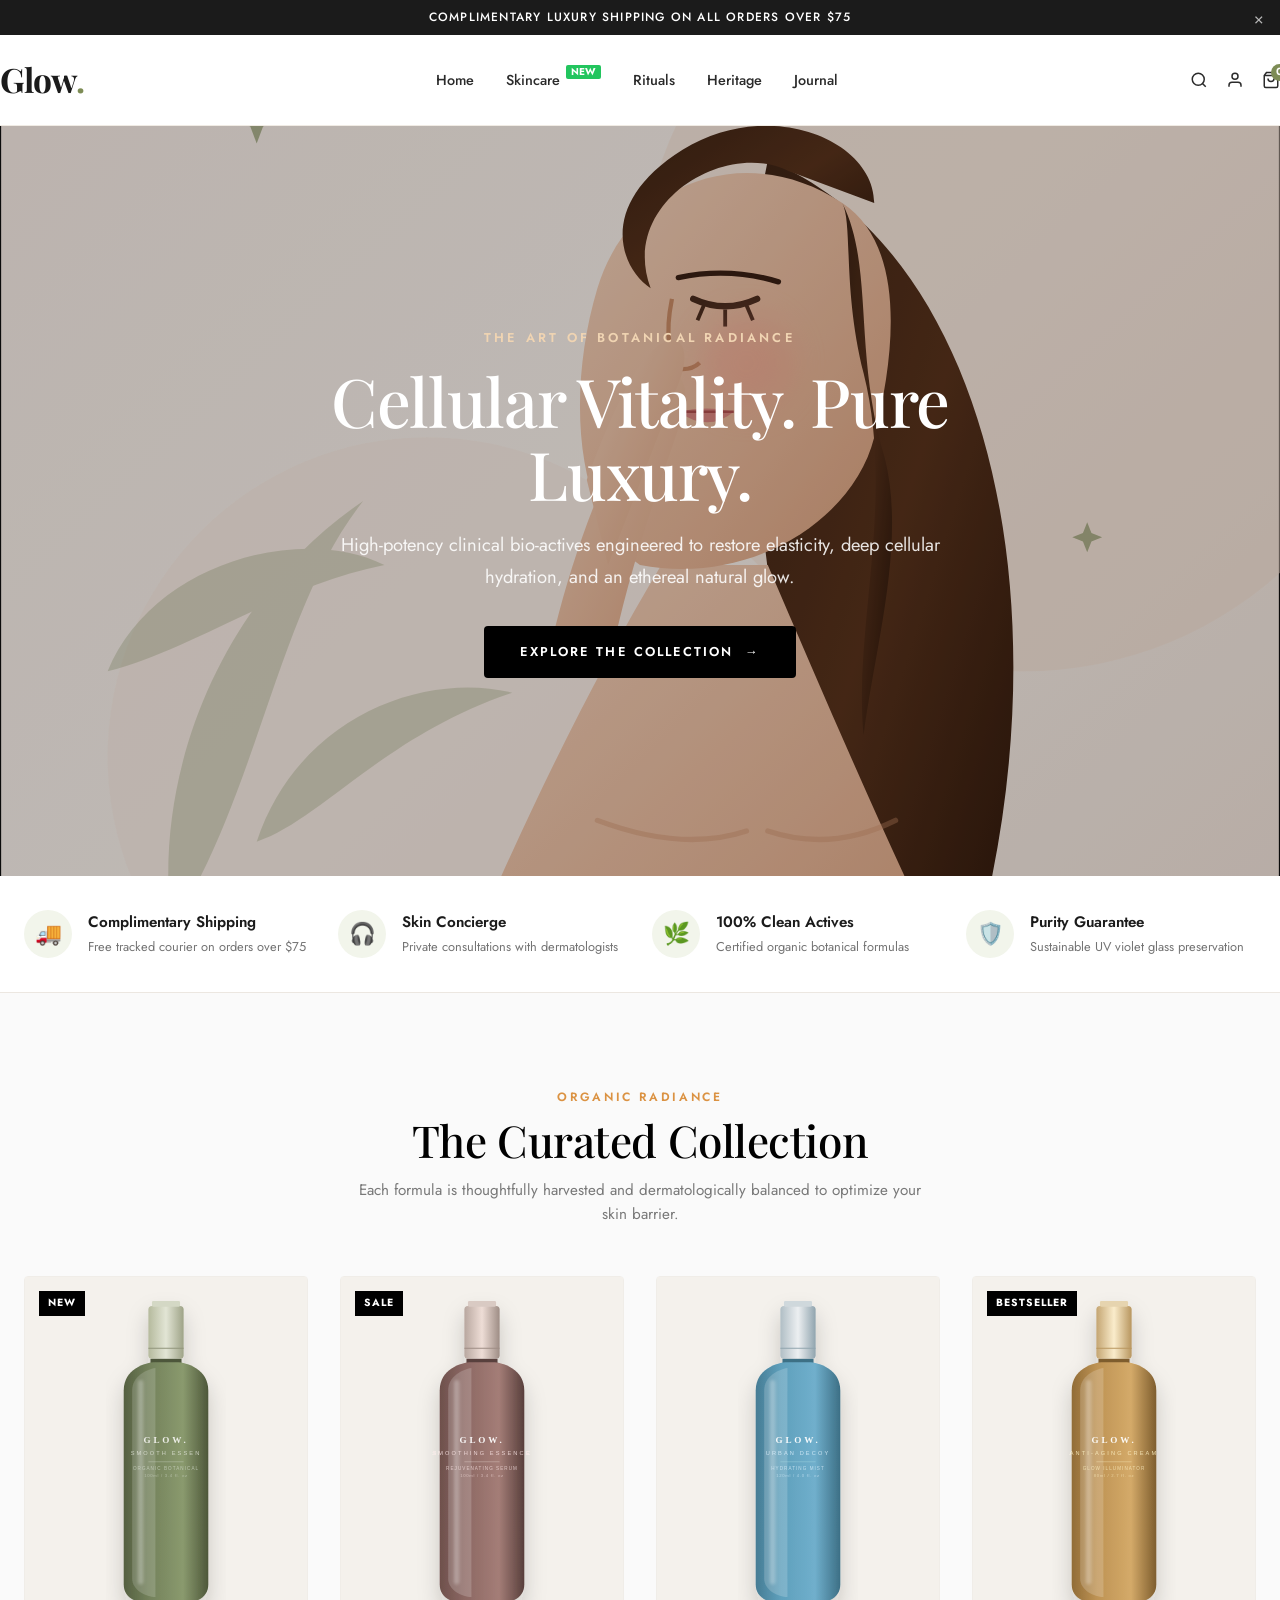
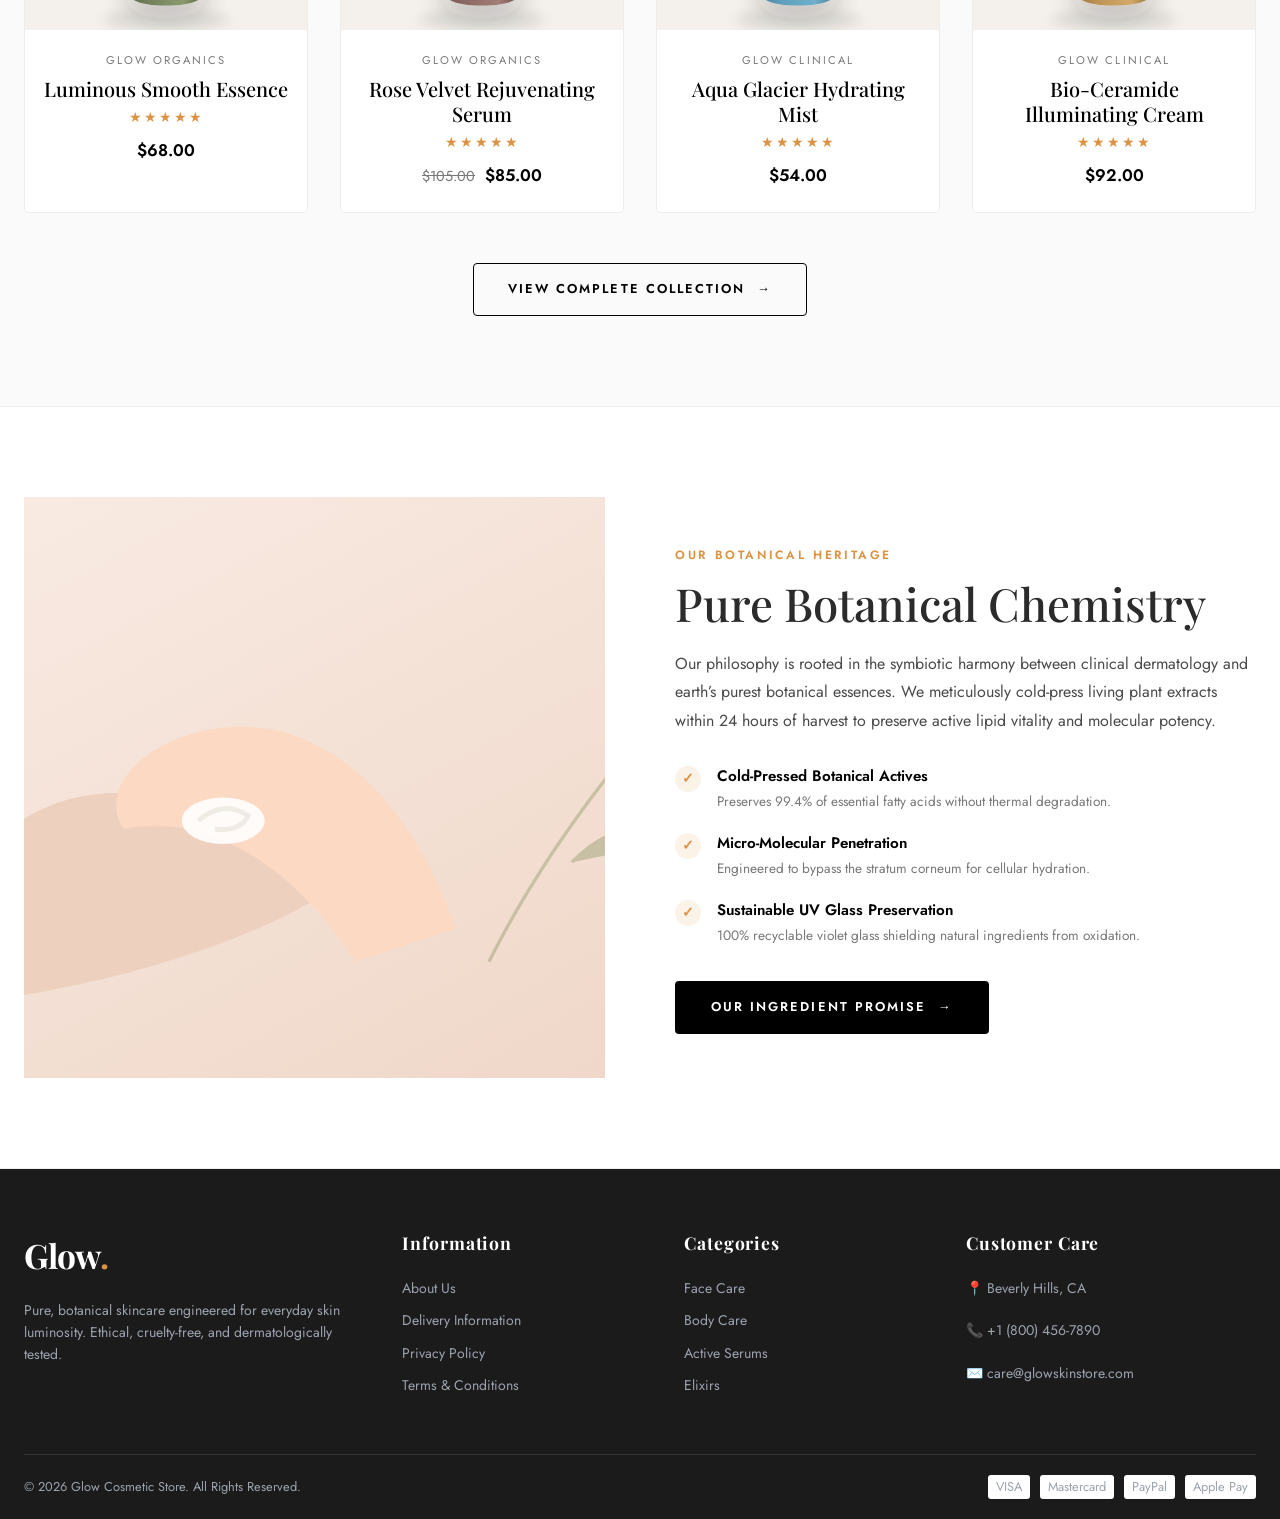
<file: preview/index.html>
<!doctype html>
<html lang="en">
  <head>
    <meta charset="utf-8">
    <meta name="viewport" content="width=device-width, initial-scale=1">
    <title>Glow. — Ultra-Luxury Skincare &amp; Cosmetics</title>
    <!-- Fonts -->
    <link rel="preconnect" href="https://fonts.googleapis.com">
    <link rel="preconnect" href="https://fonts.gstatic.com" crossorigin>
    <link href="https://fonts.googleapis.com/css2?family=Cormorant+Garamond:ital,wght@0,400;0,500;0,600;0,700;1,400&family=Inter:wght@300;400;500;600;700&display=swap" rel="stylesheet">
    <link rel="stylesheet" href="../assets/base.css">
    <link rel="stylesheet" href="../assets/glow-theme.css">
  </head>

  <body>
    <!-- 1. Top Announcement Bar -->
    <div class="announcement-bar">
      <div class="luxury-container">
        <span>COMPLIMENTARY LUXURY SHIPPING ON ALL ORDERS OVER $75</span>
        <button type="button" class="close-btn" aria-label="Close">&times;</button>
      </div>
    </div>

    <!-- 2. Header -->
    <header class="site-header">
      <div class="luxury-container header-main-inner">
        <a href="index.html" class="logo-brand">Glow<span>.</span></a>

        <nav class="header-nav">
          <a href="index.html" class="nav-link">Home</a>
          <a href="product.html" class="nav-link">Skincare <span class="badge-tag badge-new">NEW</span></a>
          <a href="#rituals" class="nav-link">Rituals</a>
          <a href="#story" class="nav-link">Heritage</a>
          <a href="#journal" class="nav-link">Journal</a>
        </nav>

        <div class="header-actions">
          <button type="button" class="header-action-btn" title="Search">
            <svg width="18" height="18" viewBox="0 0 24 24" fill="none" stroke="currentColor" stroke-width="2"><circle cx="11" cy="11" r="8"/><line x1="21" y1="21" x2="16.65" y2="16.65"/></svg>
          </button>
          <a href="#" class="header-action-btn" title="Account">
            <svg width="18" height="18" viewBox="0 0 24 24" fill="none" stroke="currentColor" stroke-width="2"><path d="M20 21v-2a4 4 0 0 0-4-4H8a4 4 0 0 0-4 4v2"/><circle cx="12" cy="7" r="4"/></svg>
          </a>
          <a href="#" class="header-action-btn cart-trigger" title="Cart Drawer">
            <svg width="18" height="18" viewBox="0 0 24 24" fill="none" stroke="currentColor" stroke-width="2"><path d="M6 2L3 6v14a2 2 0 0 0 2 2h14a2 2 0 0 0 2-2V6l-3-4z"/><line x1="3" y1="6" x2="21" y2="6"/><path d="M16 10a4 4 0 0 1-8 0"/></svg>
            <span class="cart-counter">0</span>
          </a>
        </div>
      </div>
    </header>

    <!-- 3. Full-Width Luxury Hero Banner (hero-banner.liquid) -->
    <section class="luxury-hero-banner hero-height-large" style="--overlay-opacity: 0.25;">
      <div class="hero-bg-wrapper">
        <img src="../assets/hero-beauty-model.svg" alt="Cellular Vitality Pure Luxury" class="hero-bg-media">
        <div class="hero-bg-overlay"></div>
      </div>

      <div class="luxury-container hero-container">
        <div class="hero-text-content text-align-center">
          <span class="hero-eyebrow">THE ART OF BOTANICAL RADIANCE</span>
          <h1 class="hero-main-title font-serif">Cellular Vitality. Pure Luxury.</h1>
          <p class="hero-subtext">
            High-potency clinical bio-actives engineered to restore elasticity, deep cellular hydration, and an ethereal natural glow.
          </p>
          <div class="hero-action-row">
            <a href="product.html" class="btn-luxury-cta">
              <span>EXPLORE THE COLLECTION</span>
              <span class="cta-arrow">&rarr;</span>
            </a>
          </div>
        </div>
      </div>
    </section>

    <!-- 4. Value Propositions Bar -->
    <section class="features-bar">
      <div class="luxury-container">
        <div class="features-grid">
          <div class="feature-box">
            <div class="feature-icon-wrap">🚚</div>
            <div class="feature-info">
              <h4>Complimentary Shipping</h4>
              <p>Free tracked courier on orders over $75</p>
            </div>
          </div>
          <div class="feature-box">
            <div class="feature-icon-wrap">🎧</div>
            <div class="feature-info">
              <h4>Skin Concierge</h4>
              <p>Private consultations with dermatologists</p>
            </div>
          </div>
          <div class="feature-box">
            <div class="feature-icon-wrap">🌿</div>
            <div class="feature-info">
              <h4>100% Clean Actives</h4>
              <p>Certified organic botanical formulas</p>
            </div>
          </div>
          <div class="feature-box">
            <div class="feature-icon-wrap">🛡️</div>
            <div class="feature-info">
              <h4>Purity Guarantee</h4>
              <p>Sustainable UV violet glass preservation</p>
            </div>
          </div>
        </div>
      </div>
    </section>

    <!-- 5. Featured Products Grid (featured-products.liquid) -->
    <section class="luxury-featured-products-section" id="rituals">
      <div class="luxury-container">
        <div class="section-head-luxury text-center">
          <span class="luxury-eyebrow-tag">ORGANIC RADIANCE</span>
          <h2 class="section-heading-luxury font-serif">The Curated Collection</h2>
          <p class="section-desc-luxury">Each formula is thoughtfully harvested and dermatologically balanced to optimize your skin barrier.</p>
        </div>

        <div class="luxury-grid-container grid-cols-4">
          <!-- Card 1 -->
          <div class="luxury-product-card">
            <div class="card-media-aspect-ratio">
              <span class="card-badge-luxury">NEW</span>
              <a href="product.html" class="card-image-link">
                <img src="../assets/product-bottle-green.svg" alt="Smooth Essen" class="card-img-cover">
              </a>
              <div class="card-quick-add-wrap">
                <button type="button" class="btn-quick-add-luxury" data-variant-id="1" data-product-title="Luminous Smooth Essence" data-product-price="$68.00" data-product-img="../assets/product-bottle-green.svg">
                  <span>+ QUICK ADD</span>
                </button>
              </div>
            </div>
            <div class="card-details-luxury">
              <span class="card-vendor">GLOW ORGANICS</span>
              <h3 class="card-title-text font-serif"><a href="product.html">Luminous Smooth Essence</a></h3>
              <div class="card-rating-stars">★★★★★</div>
              <div class="card-price-row"><span class="price-current-luxury">$68.00</span></div>
            </div>
          </div>

          <!-- Card 2 -->
          <div class="luxury-product-card">
            <div class="card-media-aspect-ratio">
              <span class="card-badge-luxury">SALE</span>
              <a href="product.html" class="card-image-link">
                <img src="../assets/product-bottle-rose.svg" alt="Rose Velvet Serum" class="card-img-cover">
              </a>
              <div class="card-quick-add-wrap">
                <button type="button" class="btn-quick-add-luxury" data-variant-id="2" data-product-title="Rose Velvet Rejuvenating Serum" data-product-price="$85.00" data-product-img="../assets/product-bottle-rose.svg">
                  <span>+ QUICK ADD</span>
                </button>
              </div>
            </div>
            <div class="card-details-luxury">
              <span class="card-vendor">GLOW ORGANICS</span>
              <h3 class="card-title-text font-serif"><a href="product.html">Rose Velvet Rejuvenating Serum</a></h3>
              <div class="card-rating-stars">★★★★★</div>
              <div class="card-price-row">
                <span class="price-strike">$105.00</span>
                <span class="price-current-luxury">$85.00</span>
              </div>
            </div>
          </div>

          <!-- Card 3 -->
          <div class="luxury-product-card">
            <div class="card-media-aspect-ratio">
              <a href="product.html" class="card-image-link">
                <img src="../assets/product-bottle-blue.svg" alt="Hydra Mist" class="card-img-cover">
              </a>
              <div class="card-quick-add-wrap">
                <button type="button" class="btn-quick-add-luxury" data-variant-id="3" data-product-title="Aqua Glacier Hydrating Mist" data-product-price="$54.00" data-product-img="../assets/product-bottle-blue.svg">
                  <span>+ QUICK ADD</span>
                </button>
              </div>
            </div>
            <div class="card-details-luxury">
              <span class="card-vendor">GLOW CLINICAL</span>
              <h3 class="card-title-text font-serif"><a href="product.html">Aqua Glacier Hydrating Mist</a></h3>
              <div class="card-rating-stars">★★★★★</div>
              <div class="card-price-row"><span class="price-current-luxury">$54.00</span></div>
            </div>
          </div>

          <!-- Card 4 -->
          <div class="luxury-product-card">
            <div class="card-media-aspect-ratio">
              <span class="card-badge-luxury">BESTSELLER</span>
              <a href="product.html" class="card-image-link">
                <img src="../assets/product-bottle-amber.svg" alt="Ceramide Cream" class="card-img-cover">
              </a>
              <div class="card-quick-add-wrap">
                <button type="button" class="btn-quick-add-luxury" data-variant-id="4" data-product-title="Bio-Ceramide Illuminating Cream" data-product-price="$92.00" data-product-img="../assets/product-bottle-amber.svg">
                  <span>+ QUICK ADD</span>
                </button>
              </div>
            </div>
            <div class="card-details-luxury">
              <span class="card-vendor">GLOW CLINICAL</span>
              <h3 class="card-title-text font-serif"><a href="product.html">Bio-Ceramide Illuminating Cream</a></h3>
              <div class="card-rating-stars">★★★★★</div>
              <div class="card-price-row"><span class="price-current-luxury">$92.00</span></div>
            </div>
          </div>
        </div>

        <div class="section-footer-action text-center">
          <a href="product.html" class="btn-luxury-outline">
            <span>VIEW COMPLETE COLLECTION</span>
            <span>&rarr;</span>
          </a>
        </div>
      </div>
    </section>

    <!-- 6. Split Image With Text Storytelling (image-with-text.liquid) -->
    <section class="luxury-image-with-text-section layout-image-left" id="story">
      <div class="luxury-container">
        <div class="image-text-split-grid">
          <div class="split-media-col">
            <div class="story-image-aspect-frame">
              <img src="../assets/body-care-banner.svg" alt="Brand Storytelling" class="story-img-cover">
            </div>
          </div>

          <div class="split-content-col">
            <div class="story-content-inner">
              <span class="story-eyebrow-badge">OUR BOTANICAL HERITAGE</span>
              <h2 class="story-heading-title font-serif">Pure Botanical Chemistry</h2>
              <div class="story-body-copy">
                <p>Our philosophy is rooted in the symbiotic harmony between clinical dermatology and earth’s purest botanical essences. We meticulously cold-press living plant extracts within 24 hours of harvest to preserve active lipid vitality and molecular potency.</p>
              </div>

              <div class="story-highlights-list">
                <div class="story-highlight-item">
                  <span class="highlight-check">✓</span>
                  <div class="highlight-info">
                    <h4>Cold-Pressed Botanical Actives</h4>
                    <p>Preserves 99.4% of essential fatty acids without thermal degradation.</p>
                  </div>
                </div>
                <div class="story-highlight-item">
                  <span class="highlight-check">✓</span>
                  <div class="highlight-info">
                    <h4>Micro-Molecular Penetration</h4>
                    <p>Engineered to bypass the stratum corneum for cellular hydration.</p>
                  </div>
                </div>
                <div class="story-highlight-item">
                  <span class="highlight-check">✓</span>
                  <div class="highlight-info">
                    <h4>Sustainable UV Glass Preservation</h4>
                    <p>100% recyclable violet glass shielding natural ingredients from oxidation.</p>
                  </div>
                </div>
              </div>

              <div class="story-action-wrap">
                <a href="product.html" class="btn-luxury-cta">
                  <span>OUR INGREDIENT PROMISE</span>
                  <span class="cta-arrow">&rarr;</span>
                </a>
              </div>
            </div>
          </div>
        </div>
      </div>
    </section>

    <!-- 7. Footer -->
    <footer class="site-footer">
      <div class="luxury-container">
        <div class="footer-grid">
          <div class="footer-col">
            <a href="index.html" class="logo-brand" style="color: #FFFFFF; margin-bottom: 16px;">Glow<span style="color: var(--accent-gold);">.</span></a>
            <p>Pure, botanical skincare engineered for everyday skin luminosity. Ethical, cruelty-free, and dermatologically tested.</p>
          </div>
          <div class="footer-col">
            <h4>Information</h4>
            <div class="footer-links-list">
              <a href="#">About Us</a>
              <a href="#">Delivery Information</a>
              <a href="#">Privacy Policy</a>
              <a href="#">Terms &amp; Conditions</a>
            </div>
          </div>
          <div class="footer-col">
            <h4>Categories</h4>
            <div class="footer-links-list">
              <a href="#">Face Care</a>
              <a href="#">Body Care</a>
              <a href="#">Active Serums</a>
              <a href="#">Elixirs</a>
            </div>
          </div>
          <div class="footer-col">
            <h4>Customer Care</h4>
            <p>📍 Beverly Hills, CA</p>
            <p>📞 +1 (800) 456-7890</p>
            <p>✉️ care@glowskinstore.com</p>
          </div>
        </div>
        <div class="footer-bottom">
          <div class="footer-bottom-inner">
            <div>© 2026 Glow Cosmetic Store. All Rights Reserved.</div>
            <div class="payment-badges-row">
              <span class="payment-badge">VISA</span>
              <span class="payment-badge">Mastercard</span>
              <span class="payment-badge">PayPal</span>
              <span class="payment-badge">Apple Pay</span>
            </div>
          </div>
        </div>
      </div>
    </footer>

    <!-- SLIDE-OUT AJAX CART DRAWER -->
    <div id="LuxuryCartDrawer" class="cart-drawer-overlay" aria-hidden="true">
      <div class="cart-drawer-backdrop" data-drawer-close></div>
      <div class="cart-drawer-panel" role="dialog" aria-modal="true" aria-label="Shopping Bag">
        <div class="cart-drawer-head">
          <div class="drawer-title-wrap">
            <h2 class="cart-drawer-title font-serif">Shopping Bag</h2>
            <span class="cart-drawer-count" id="DrawerCartCount">(0)</span>
          </div>
          <button type="button" class="cart-drawer-close-btn" data-drawer-close aria-label="Close cart">&times;</button>
        </div>

        <div class="free-shipping-bar-box" id="FreeShippingBar">
          <div class="shipping-message-text" id="ShippingMessageText">
            Add <strong>$75.00</strong> more to enjoy <strong>Free Complimentary Shipping</strong>
          </div>
          <div class="shipping-progress-track">
            <div class="shipping-progress-fill" id="ShippingProgressFill" style="width: 0%;"></div>
          </div>
        </div>

        <div class="cart-drawer-body">
          <div class="cart-drawer-items-list" id="CartDrawerItemsList">
            <div class="cart-empty-view" id="CartEmptyView">
              <div class="empty-icon-wrap">
                <svg width="40" height="40" viewBox="0 0 24 24" fill="none" stroke="#DB9242" stroke-width="1.5"><path d="M6 2L3 6v14a2 2 0 0 0 2 2h14a2 2 0 0 0 2-2V6l-3-4z"/><line x1="3" y1="6" x2="21" y2="6"/><path d="M16 10a4 4 0 0 1-8 0"/></svg>
              </div>
              <h3 class="font-serif">Your Bag is Empty</h3>
              <p>Indulge in botanical skincare essentials designed for everyday radiance.</p>
              <a href="product.html" class="btn-luxury-empty-shop" data-drawer-close>DISCOVER ESSENTIALS</a>
            </div>
          </div>
        </div>

        <div class="cart-drawer-footer" id="CartDrawerFooter" style="display: none;">
          <div class="drawer-subtotal-row">
            <span class="subtotal-label">Subtotal</span>
            <span class="subtotal-amount font-serif" id="DrawerSubtotal">$0.00</span>
          </div>
          <p class="drawer-tax-note">Taxes and shipping calculated at checkout</p>
          <button type="button" class="btn-luxury-checkout">
            <span>PROCEED TO CHECKOUT</span>
            <span>&rarr;</span>
          </button>
        </div>
      </div>
    </div>

    <!-- Scripts -->
    <script src="../assets/cart-drawer.js"></script>
  </body>
</html>
</file>
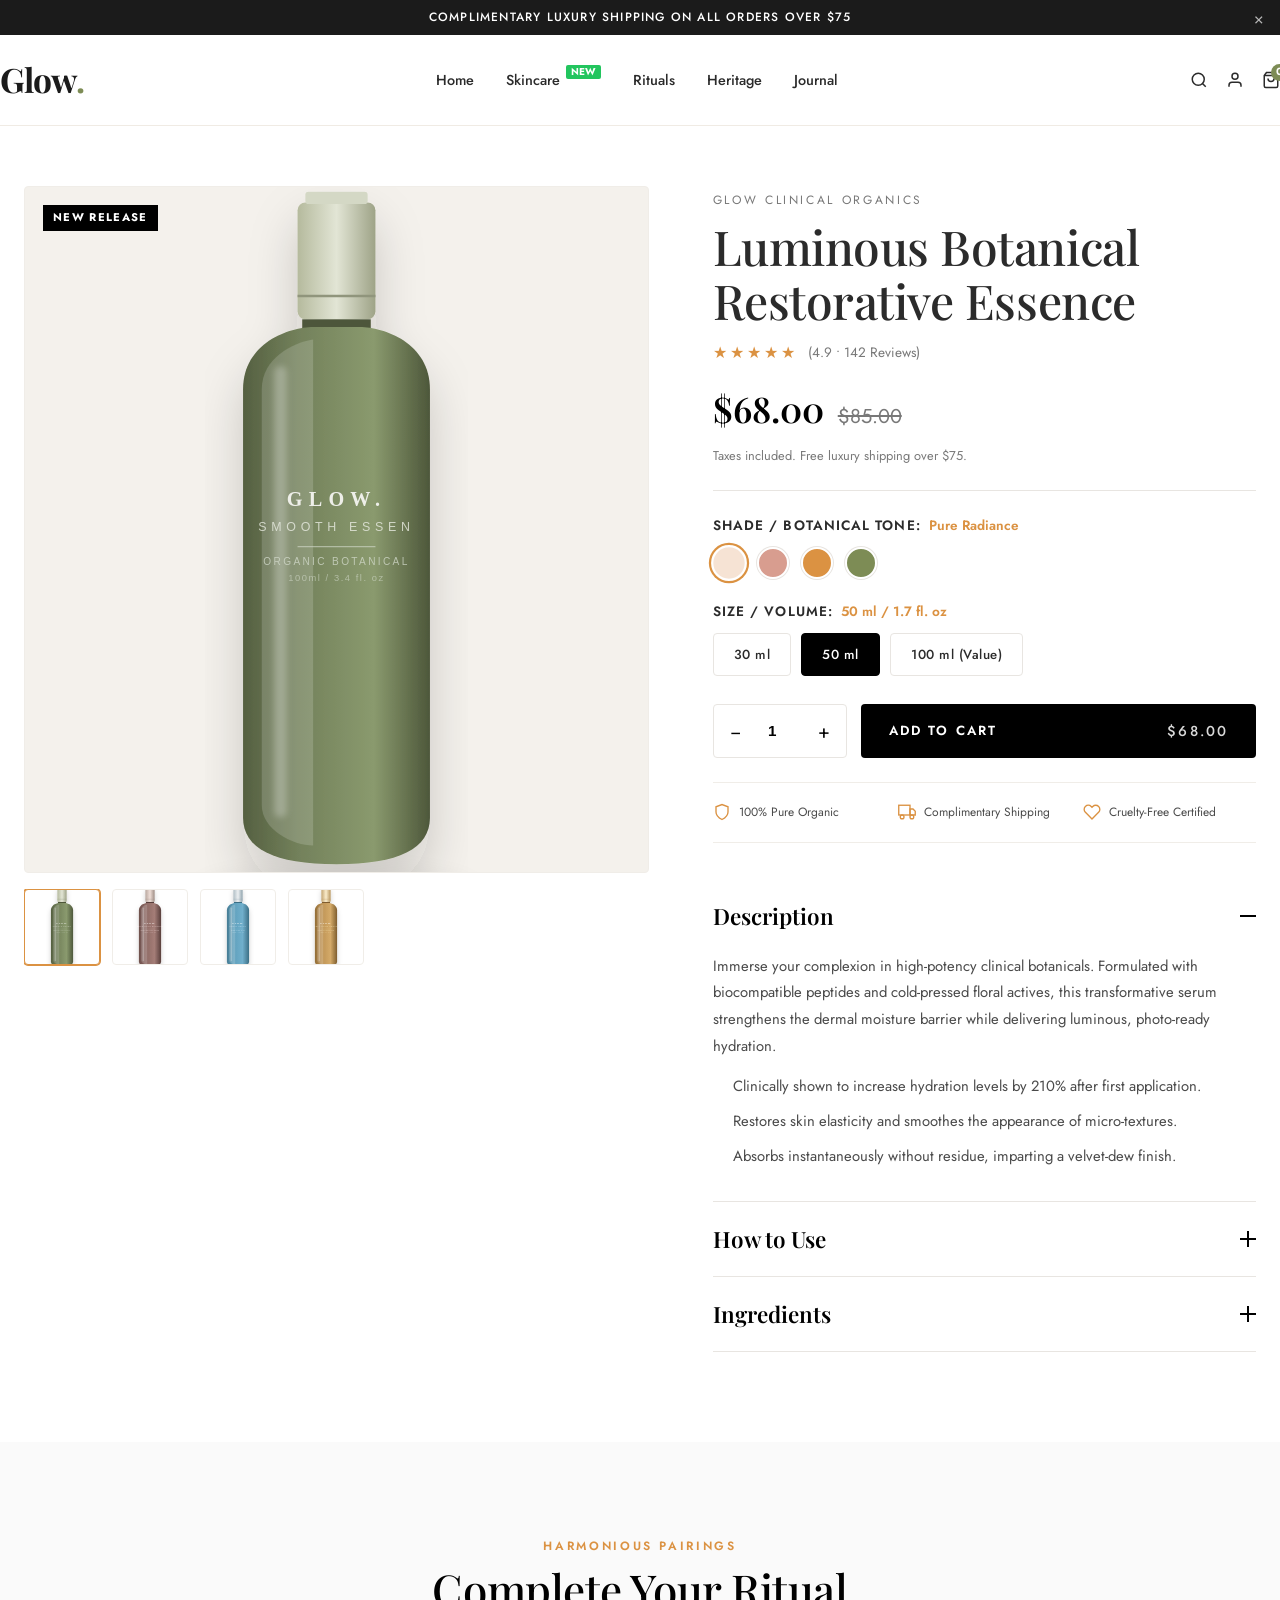
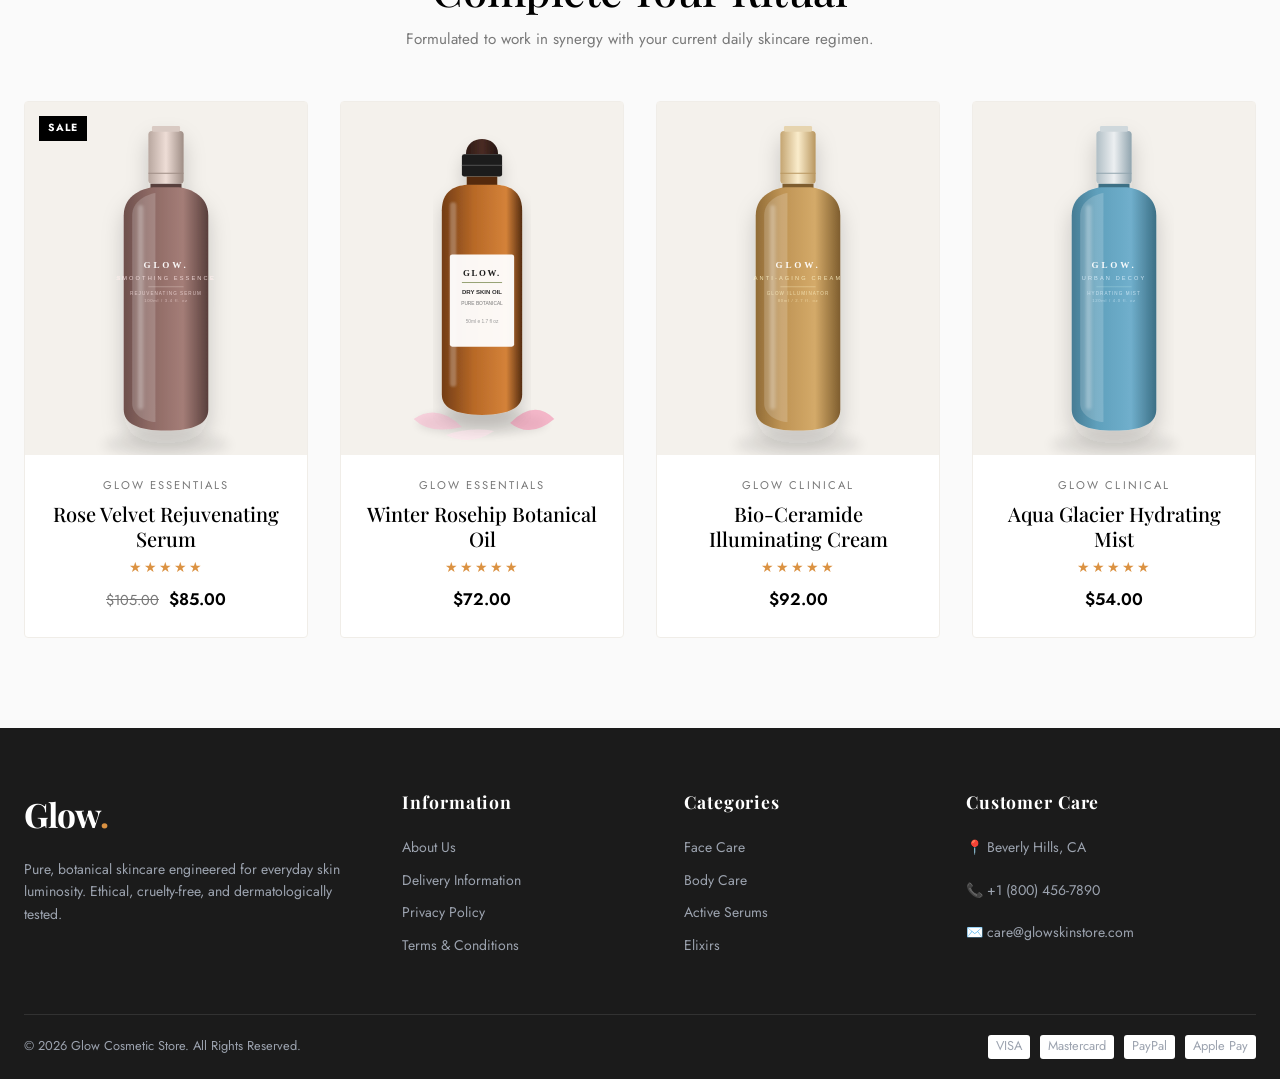
<file: preview/product.html>
<!doctype html>
<html lang="en">
  <head>
    <meta charset="utf-8">
    <meta name="viewport" content="width=device-width, initial-scale=1">
    <title>Luminous Smooth Essence — Ultra-Luxury Skincare (Split-Screen)</title>
    <!-- Fonts -->
    <link rel="preconnect" href="https://fonts.googleapis.com">
    <link rel="preconnect" href="https://fonts.gstatic.com" crossorigin>
    <link href="https://fonts.googleapis.com/css2?family=Cormorant+Garamond:ital,wght@0,400;0,500;0,600;0,700;1,400&family=Inter:wght@300;400;500;600;700&display=swap" rel="stylesheet">
    <link rel="stylesheet" href="../assets/base.css">
    <link rel="stylesheet" href="../assets/glow-theme.css">
  </head>

  <body>
    <!-- Top Announcement Bar -->
    <div class="announcement-bar">
      <div class="luxury-container">
        <span>COMPLIMENTARY LUXURY SHIPPING ON ALL ORDERS OVER $75</span>
        <button type="button" class="close-btn" aria-label="Close">&times;</button>
      </div>
    </div>

    <!-- Header -->
    <header class="site-header">
      <div class="luxury-container header-main-inner">
        <a href="index.html" class="logo-brand">Glow<span>.</span></a>

        <nav class="header-nav">
          <a href="index.html" class="nav-link">Home</a>
          <a href="product.html" class="nav-link">Skincare <span class="badge-tag badge-new">NEW</span></a>
          <a href="index.html#rituals" class="nav-link">Rituals</a>
          <a href="index.html#story" class="nav-link">Heritage</a>
          <a href="index.html#journal" class="nav-link">Journal</a>
        </nav>

        <div class="header-actions">
          <button type="button" class="header-action-btn" title="Search">
            <svg width="18" height="18" viewBox="0 0 24 24" fill="none" stroke="currentColor" stroke-width="2"><circle cx="11" cy="11" r="8"/><line x1="21" y1="21" x2="16.65" y2="16.65"/></svg>
          </button>
          <a href="#" class="header-action-btn" title="Account">
            <svg width="18" height="18" viewBox="0 0 24 24" fill="none" stroke="currentColor" stroke-width="2"><path d="M20 21v-2a4 4 0 0 0-4-4H8a4 4 0 0 0-4 4v2"/><circle cx="12" cy="7" r="4"/></svg>
          </a>
          <a href="#" class="header-action-btn cart-trigger" title="Cart Drawer">
            <svg width="18" height="18" viewBox="0 0 24 24" fill="none" stroke="currentColor" stroke-width="2"><path d="M6 2L3 6v14a2 2 0 0 0 2 2h14a2 2 0 0 0 2-2V6l-3-4z"/><line x1="3" y1="6" x2="21" y2="6"/><path d="M16 10a4 4 0 0 1-8 0"/></svg>
            <span class="cart-counter">0</span>
          </a>
        </div>
      </div>
    </header>

    <!-- MAIN PRODUCT SECTION: Split-Screen Layout -->
    <main>
      <section class="main-product-section">
        <div class="luxury-container">
          <div class="product-split-layout">
            
            <!-- LEFT: Sticky Media Gallery -->
            <div class="product-media-column">
              <div class="product-media-sticky">
                <div class="product-main-media-frame">
                  <img
                    id="ProductMainImage"
                    src="../assets/product-bottle-green.svg"
                    alt="Luminous Smooth Essence"
                    class="product-featured-img"
                  >
                  <span class="luxury-sale-tag">NEW RELEASE</span>
                </div>

                <!-- Thumbnails Row -->
                <div class="product-thumbnails-carousel">
                  <button type="button" class="thumb-item-btn active" data-full-src="../assets/product-bottle-green.svg">
                    <img src="../assets/product-bottle-green.svg" alt="Thumb 1">
                  </button>
                  <button type="button" class="thumb-item-btn" data-full-src="../assets/product-bottle-rose.svg">
                    <img src="../assets/product-bottle-rose.svg" alt="Thumb 2">
                  </button>
                  <button type="button" class="thumb-item-btn" data-full-src="../assets/product-bottle-blue.svg">
                    <img src="../assets/product-bottle-blue.svg" alt="Thumb 3">
                  </button>
                  <button type="button" class="thumb-item-btn" data-full-src="../assets/product-bottle-amber.svg">
                    <img src="../assets/product-bottle-amber.svg" alt="Thumb 4">
                  </button>
                </div>
              </div>
            </div>

            <!-- RIGHT: Product Info & Form -->
            <div class="product-info-column">
              <div class="product-details-content">
                <span class="product-vendor-tag">GLOW CLINICAL ORGANICS</span>
                <h1 class="product-headline font-serif">Luminous Botanical Restorative Essence</h1>

                <div class="product-rating-line">
                  <div class="luxury-stars">★★★★★</div>
                  <span class="rating-text-muted">(4.9 &bull; 142 Reviews)</span>
                </div>

                <div class="product-price-container">
                  <span class="luxury-price-main font-serif">$68.00</span>
                  <span class="luxury-price-strike">$85.00</span>
                  <span class="tax-shipping-note">Taxes included. Free luxury shipping over $75.</span>
                </div>

                <div class="luxury-gold-divider"></div>

                <form id="LuxuryProductForm" class="luxury-product-form">
                  <!-- Variants: Color Swatches -->
                  <div class="variant-option-wrap">
                    <div class="variant-label-row">
                      <span class="variant-title-text">Shade / Botanical Tone:</span>
                      <span class="variant-active-value" id="ActiveColorLabel">Pure Radiance</span>
                    </div>
                    <div class="color-swatch-list">
                      <label class="swatch-label-wrap">
                        <input type="radio" name="shade" value="Pure Radiance" class="swatch-radio-input" checked>
                        <span class="swatch-color-disc" style="background-color: #f6e3d4;" title="Pure Radiance"></span>
                      </label>
                      <label class="swatch-label-wrap">
                        <input type="radio" name="shade" value="Rose Infusion" class="swatch-radio-input">
                        <span class="swatch-color-disc" style="background-color: #d89d8f;" title="Rose Infusion"></span>
                      </label>
                      <label class="swatch-label-wrap">
                        <input type="radio" name="shade" value="Golden Glow" class="swatch-radio-input">
                        <span class="swatch-color-disc" style="background-color: #db9242;" title="Golden Glow"></span>
                      </label>
                      <label class="swatch-label-wrap">
                        <input type="radio" name="shade" value="Botanical Sage" class="swatch-radio-input">
                        <span class="swatch-color-disc" style="background-color: #7d8c55;" title="Botanical Sage"></span>
                      </label>
                    </div>
                  </div>

                  <!-- Variants: Size Pills -->
                  <div class="variant-option-wrap">
                    <div class="variant-label-row">
                      <span class="variant-title-text">Size / Volume:</span>
                      <span class="variant-active-value">50 ml / 1.7 fl. oz</span>
                    </div>
                    <div class="size-pills-list">
                      <label class="pill-label-wrap">
                        <input type="radio" name="size" value="30 ml" class="pill-radio-input">
                        <span class="size-pill-text">30 ml</span>
                      </label>
                      <label class="pill-label-wrap">
                        <input type="radio" name="size" value="50 ml" class="pill-radio-input" checked>
                        <span class="size-pill-text">50 ml</span>
                      </label>
                      <label class="pill-label-wrap">
                        <input type="radio" name="size" value="100 ml" class="pill-radio-input">
                        <span class="size-pill-text">100 ml (Value)</span>
                      </label>
                    </div>
                  </div>

                  <!-- Quantity & Prominent Full-Width Add To Cart -->
                  <div class="purchase-controls-row">
                    <div class="luxury-qty-stepper">
                      <button type="button" class="qty-step-btn qty-decrement">&minus;</button>
                      <input type="number" class="qty-step-input" value="1" min="1" readonly>
                      <button type="button" class="qty-step-btn qty-increment">&plus;</button>
                    </div>

                    <button type="submit" class="btn-luxury-add-cart">
                      <span class="btn-cart-text">ADD TO CART</span>
                      <span class="btn-cart-price">$68.00</span>
                    </button>
                  </div>
                </form>

                <!-- Trust Perks Strip -->
                <div class="luxury-perks-strip">
                  <div class="perk-badge-item">
                    <svg width="18" height="18" viewBox="0 0 24 24" fill="none" stroke="currentColor" stroke-width="1.8"><path d="M12 22s8-4 8-10V5l-8-3-8 3v7c0 6 8 10 8 10z"/></svg>
                    <span>100% Pure Organic</span>
                  </div>
                  <div class="perk-badge-item">
                    <svg width="18" height="18" viewBox="0 0 24 24" fill="none" stroke="currentColor" stroke-width="1.8"><rect x="1" y="3" width="15" height="13"/><polygon points="16 8 20 8 23 11 23 16 16 16 16 8"/><circle cx="5.5" cy="18.5" r="2.5"/><circle cx="18.5" cy="18.5" r="2.5"/></svg>
                    <span>Complimentary Shipping</span>
                  </div>
                  <div class="perk-badge-item">
                    <svg width="18" height="18" viewBox="0 0 24 24" fill="none" stroke="currentColor" stroke-width="1.8"><path d="M20.84 4.61a5.5 5.5 0 0 0-7.78 0L12 5.67l-1.06-1.06a5.5 5.5 0 0 0-7.78 7.78l1.06 1.06L12 21.23l7.78-7.78 1.06-1.06a5.5 5.5 0 0 0 0-7.78z"/></svg>
                    <span>Cruelty-Free Certified</span>
                  </div>
                </div>

                <!-- COLLAPSIBLE ACCORDIONS: Description, How to Use, Ingredients -->
                <div class="luxury-accordions-group">
                  <!-- Accordion 1: Description -->
                  <div class="luxury-accordion-card open">
                    <button type="button" class="accordion-trigger-btn" aria-expanded="true">
                      <span class="accordion-head-title font-serif">Description</span>
                      <span class="accordion-indicator-icon"></span>
                    </button>
                    <div class="accordion-collapse-body" style="display: block;">
                      <div class="accordion-inner-text">
                        <p>
                          Immerse your complexion in high-potency clinical botanicals. Formulated with biocompatible peptides and cold-pressed floral actives, this transformative serum strengthens the dermal moisture barrier while delivering luminous, photo-ready hydration.
                        </p>
                        <ul class="luxury-bullet-list">
                          <li>Clinically shown to increase hydration levels by 210% after first application.</li>
                          <li>Restores skin elasticity and smoothes the appearance of micro-textures.</li>
                          <li>Absorbs instantaneously without residue, imparting a velvet-dew finish.</li>
                        </ul>
                      </div>
                    </div>
                  </div>

                  <!-- Accordion 2: How to Use -->
                  <div class="luxury-accordion-card">
                    <button type="button" class="accordion-trigger-btn" aria-expanded="false">
                      <span class="accordion-head-title font-serif">How to Use</span>
                      <span class="accordion-indicator-icon"></span>
                    </button>
                    <div class="accordion-collapse-body">
                      <div class="accordion-inner-text">
                        <ol class="luxury-numbered-list">
                          <li><strong>Cleanse:</strong> Start with freshly purified skin using your preferred gentle cleanser.</li>
                          <li><strong>Dispense:</strong> Warm 3 to 4 drops between the palms of your hands to activate botanical enzymes.</li>
                          <li><strong>Press &amp; Sculpt:</strong> Gently press into the face, neck, and décolletage using upwards sweeping motions.</li>
                          <li><strong>Ritual:</strong> Follow with your restorative cream morning and evening for optimal cellular radiance.</li>
                        </ol>
                      </div>
                    </div>
                  </div>

                  <!-- Accordion 3: Ingredients -->
                  <div class="luxury-accordion-card">
                    <button type="button" class="accordion-trigger-btn" aria-expanded="false">
                      <span class="accordion-head-title font-serif">Ingredients</span>
                      <span class="accordion-indicator-icon"></span>
                    </button>
                    <div class="accordion-collapse-body">
                      <div class="accordion-inner-text">
                        <p class="ingredient-intro">
                          <strong>100% Clean Actives:</strong> Free of parabens, sulfates, silicones, synthetic fragrances, and artificial colorants.
                        </p>
                        <p class="ingredient-full-list">
                          Aqua (Deionized Glacier Water), Camellia Sinensis (White Tea) Leaf Extract, Organic Simmondsia Chinensis (Jojoba) Seed Oil, Sodium Hyaluronate (Multi-Molecular Hyaluronic Acid), Niacinamide (Vitamin B3), Rosa Damascena Flower Hydrosol, Squalane (Olive-Derived), Bakuchiol, Tocopherol (Pure Vitamin E), Helianthus Annuus (Sunflower) Seed Wax, Pelargonium Graveolens (Rose Geranium) Essential Essence.
                        </p>
                      </div>
                    </div>
                  </div>
                </div>

              </div>
            </div>

          </div>
        </div>
      </section>

      <!-- RELATED PRODUCTS SECTION (Upsells) -->
      <section class="luxury-related-products-section">
        <div class="luxury-container">
          <div class="section-head-luxury text-center">
            <span class="luxury-eyebrow-tag">HARMONIOUS PAIRINGS</span>
            <h2 class="section-heading-luxury font-serif">Complete Your Ritual</h2>
            <p class="section-desc-luxury">Formulated to work in synergy with your current daily skincare regimen.</p>
          </div>

          <div class="luxury-grid-container grid-cols-4">
            <div class="luxury-product-card">
              <div class="card-media-aspect-ratio">
                <span class="card-badge-luxury">SALE</span>
                <a href="#" class="card-image-link">
                  <img src="../assets/product-bottle-rose.svg" alt="Rose Velvet Serum" class="card-img-cover">
                </a>
                <div class="card-quick-add-wrap">
                  <button type="button" class="btn-quick-add-luxury" data-variant-id="101" data-product-title="Rose Velvet Rejuvenating Serum" data-product-price="$85.00" data-product-img="../assets/product-bottle-rose.svg">
                    <span>+ QUICK ADD</span>
                  </button>
                </div>
              </div>
              <div class="card-details-luxury">
                <span class="card-vendor">GLOW ESSENTIALS</span>
                <h3 class="card-title-text font-serif"><a href="#">Rose Velvet Rejuvenating Serum</a></h3>
                <div class="card-rating-stars">★★★★★</div>
                <div class="card-price-row">
                  <span class="price-strike">$105.00</span>
                  <span class="price-current-luxury">$85.00</span>
                </div>
              </div>
            </div>

            <div class="luxury-product-card">
              <div class="card-media-aspect-ratio">
                <a href="#" class="card-image-link">
                  <img src="../assets/product-dropper.svg" alt="Dry Skin Oil" class="card-img-cover">
                </a>
                <div class="card-quick-add-wrap">
                  <button type="button" class="btn-quick-add-luxury" data-variant-id="102" data-product-title="Winter Rosehip Botanical Oil" data-product-price="$72.00" data-product-img="../assets/product-dropper.svg">
                    <span>+ QUICK ADD</span>
                  </button>
                </div>
              </div>
              <div class="card-details-luxury">
                <span class="card-vendor">GLOW ESSENTIALS</span>
                <h3 class="card-title-text font-serif"><a href="#">Winter Rosehip Botanical Oil</a></h3>
                <div class="card-rating-stars">★★★★★</div>
                <div class="card-price-row"><span class="price-current-luxury">$72.00</span></div>
              </div>
            </div>

            <div class="luxury-product-card">
              <div class="card-media-aspect-ratio">
                <a href="#" class="card-image-link">
                  <img src="../assets/product-bottle-amber.svg" alt="Anti-Aging Cream" class="card-img-cover">
                </a>
                <div class="card-quick-add-wrap">
                  <button type="button" class="btn-quick-add-luxury" data-variant-id="103" data-product-title="Bio-Ceramide Illuminating Cream" data-product-price="$92.00" data-product-img="../assets/product-bottle-amber.svg">
                    <span>+ QUICK ADD</span>
                  </button>
                </div>
              </div>
              <div class="card-details-luxury">
                <span class="card-vendor">GLOW CLINICAL</span>
                <h3 class="card-title-text font-serif"><a href="#">Bio-Ceramide Illuminating Cream</a></h3>
                <div class="card-rating-stars">★★★★★</div>
                <div class="card-price-row"><span class="price-current-luxury">$92.00</span></div>
              </div>
            </div>

            <div class="luxury-product-card">
              <div class="card-media-aspect-ratio">
                <a href="#" class="card-image-link">
                  <img src="../assets/product-bottle-blue.svg" alt="Hydra Mist" class="card-img-cover">
                </a>
                <div class="card-quick-add-wrap">
                  <button type="button" class="btn-quick-add-luxury" data-variant-id="104" data-product-title="Aqua Glacier Hydrating Mist" data-product-price="$54.00" data-product-img="../assets/product-bottle-blue.svg">
                    <span>+ QUICK ADD</span>
                  </button>
                </div>
              </div>
              <div class="card-details-luxury">
                <span class="card-vendor">GLOW CLINICAL</span>
                <h3 class="card-title-text font-serif"><a href="#">Aqua Glacier Hydrating Mist</a></h3>
                <div class="card-rating-stars">★★★★★</div>
                <div class="card-price-row"><span class="price-current-luxury">$54.00</span></div>
              </div>
            </div>
          </div>
        </div>
      </section>
    </main>

    <!-- FOOTER -->
    <footer class="site-footer">
      <div class="luxury-container">
        <div class="footer-grid">
          <div class="footer-col">
            <a href="index.html" class="logo-brand" style="color: #FFFFFF; margin-bottom: 16px;">Glow<span style="color: var(--accent-gold);">.</span></a>
            <p>Pure, botanical skincare engineered for everyday skin luminosity. Ethical, cruelty-free, and dermatologically tested.</p>
          </div>
          <div class="footer-col">
            <h4>Information</h4>
            <div class="footer-links-list">
              <a href="#">About Us</a>
              <a href="#">Delivery Information</a>
              <a href="#">Privacy Policy</a>
              <a href="#">Terms &amp; Conditions</a>
            </div>
          </div>
          <div class="footer-col">
            <h4>Categories</h4>
            <div class="footer-links-list">
              <a href="#">Face Care</a>
              <a href="#">Body Care</a>
              <a href="#">Active Serums</a>
              <a href="#">Elixirs</a>
            </div>
          </div>
          <div class="footer-col">
            <h4>Customer Care</h4>
            <p>📍 Beverly Hills, CA</p>
            <p>📞 +1 (800) 456-7890</p>
            <p>✉️ care@glowskinstore.com</p>
          </div>
        </div>
        <div class="footer-bottom">
          <div class="footer-bottom-inner">
            <div>© 2026 Glow Cosmetic Store. All Rights Reserved.</div>
            <div class="payment-badges-row">
              <span class="payment-badge">VISA</span>
              <span class="payment-badge">Mastercard</span>
              <span class="payment-badge">PayPal</span>
              <span class="payment-badge">Apple Pay</span>
            </div>
          </div>
        </div>
      </div>
    </footer>

    <!-- SLIDE-OUT AJAX CART DRAWER -->
    <div id="LuxuryCartDrawer" class="cart-drawer-overlay" aria-hidden="true">
      <div class="cart-drawer-backdrop" data-drawer-close></div>
      <div class="cart-drawer-panel" role="dialog" aria-modal="true" aria-label="Shopping Bag">
        <div class="cart-drawer-head">
          <div class="drawer-title-wrap">
            <h2 class="cart-drawer-title font-serif">Shopping Bag</h2>
            <span class="cart-drawer-count" id="DrawerCartCount">(0)</span>
          </div>
          <button type="button" class="cart-drawer-close-btn" data-drawer-close aria-label="Close cart">&times;</button>
        </div>

        <div class="free-shipping-bar-box" id="FreeShippingBar">
          <div class="shipping-message-text" id="ShippingMessageText">
            Add <strong>$75.00</strong> more to enjoy <strong>Free Complimentary Shipping</strong>
          </div>
          <div class="shipping-progress-track">
            <div class="shipping-progress-fill" id="ShippingProgressFill" style="width: 0%;"></div>
          </div>
        </div>

        <div class="cart-drawer-body">
          <div class="cart-drawer-items-list" id="CartDrawerItemsList">
            <div class="cart-empty-view" id="CartEmptyView">
              <div class="empty-icon-wrap">
                <svg width="40" height="40" viewBox="0 0 24 24" fill="none" stroke="#DB9242" stroke-width="1.5"><path d="M6 2L3 6v14a2 2 0 0 0 2 2h14a2 2 0 0 0 2-2V6l-3-4z"/><line x1="3" y1="6" x2="21" y2="6"/><path d="M16 10a4 4 0 0 1-8 0"/></svg>
              </div>
              <h3 class="font-serif">Your Bag is Empty</h3>
              <p>Indulge in botanical skincare essentials designed for everyday radiance.</p>
              <a href="product.html" class="btn-luxury-empty-shop" data-drawer-close>DISCOVER ESSENTIALS</a>
            </div>
          </div>
        </div>

        <div class="cart-drawer-footer" id="CartDrawerFooter" style="display: none;">
          <div class="drawer-subtotal-row">
            <span class="subtotal-label">Subtotal</span>
            <span class="subtotal-amount font-serif" id="DrawerSubtotal">$0.00</span>
          </div>
          <p class="drawer-tax-note">Taxes and shipping calculated at checkout</p>
          <button type="button" class="btn-luxury-checkout">
            <span>PROCEED TO CHECKOUT</span>
            <span>&rarr;</span>
          </button>
        </div>
      </div>
    </div>

    <!-- Scripts -->
    <script src="../assets/cart-drawer.js"></script>
  </body>
</html>
</file>
<file: assets/base.css>
/* ==========================================================================
   GLOW. — ULTRA-PREMIUM LUXURY SKINCARE & COSMETICS BASE CSS
   Palette: #FAFAFA (Background), #000000 (Text), #DB9242 (Warm Gold Accent)
   ========================================================================== */

@import url('https://fonts.googleapis.com/css2?family=Cormorant+Garamond:ital,wght@0,400;0,500;0,600;0,700;1,400&family=Inter:wght@300;400;500;600;700&display=swap');

:root {
  --bg-color: #FAFAFA;
  --bg-white: #FFFFFF;
  --bg-card: #F4F1EC;
  --text-primary: #000000;
  --text-secondary: #4A4A4A;
  --text-muted: #787878;

  --accent-gold: #DB9242;
  --accent-gold-hover: #C57E30;
  --accent-rose-gold: #D89D8F;
  --accent-olive: #7D8C55;

  --border-color: #E8E5E1;
  --border-light: #F0EDE8;

  --font-serif: 'Cormorant Garamond', 'Playfair Display', Georgia, serif;
  --font-sans: 'Inter', -apple-system, BlinkMacSystemFont, 'Segoe UI', Roboto, sans-serif;

  --max-width: 1320px;
  --gutter: 28px;
  --radius-sm: 2px;
  --radius-md: 6px;

  --transition-smooth: all 0.35s cubic-bezier(0.25, 1, 0.5, 1);
}

/* Reset & Global Scaffolding */
*, *::before, *::after {
  box-sizing: border-box;
  margin: 0;
  padding: 0;
}

html {
  font-size: 16px;
  scroll-behavior: smooth;
  background-color: var(--bg-color);
}

body {
  font-family: var(--font-sans);
  color: var(--text-primary);
  background-color: var(--bg-color);
  line-height: 1.65;
  -webkit-font-smoothing: antialiased;
  -moz-osx-font-smoothing: grayscale;
}

.font-serif {
  font-family: var(--font-serif);
}

.luxury-container {
  width: 100%;
  max-width: var(--max-width);
  margin-left: auto;
  margin-right: auto;
  padding-left: var(--gutter);
  padding-right: var(--gutter);
}

.text-center {
  text-align: center;
}

/* ==========================================================================
   IMAGE ASPECT RATIO & CRISP DISPLAY (object-fit: cover)
   ========================================================================== */
.card-media-aspect-ratio,
.story-image-aspect-frame,
.product-main-media-frame {
  position: relative;
  width: 100%;
  overflow: hidden;
  background-color: var(--bg-card);
}

.card-media-aspect-ratio {
  aspect-ratio: 4 / 5;
}

.story-image-aspect-frame {
  aspect-ratio: 1 / 1;
}

.product-main-media-frame {
  aspect-ratio: 1 / 1.1;
}

.card-img-cover,
.story-img-cover,
.product-featured-img {
  width: 100%;
  height: 100%;
  object-fit: cover;
  object-position: center;
  display: block;
  transition: transform 0.6s cubic-bezier(0.16, 1, 0.3, 1);
}

/* Section Headings */
.section-head-luxury {
  margin-bottom: 50px;
}

.luxury-eyebrow-tag {
  display: inline-block;
  font-size: 0.75rem;
  letter-spacing: 0.22em;
  text-transform: uppercase;
  color: var(--accent-gold);
  font-weight: 600;
  margin-bottom: 8px;
}

.section-heading-luxury {
  font-size: 2.75rem;
  font-weight: 500;
  color: var(--text-primary);
  letter-spacing: -0.01em;
  line-height: 1.15;
  margin-bottom: 12px;
}

.section-desc-luxury {
  font-size: 0.95rem;
  color: var(--text-muted);
  max-width: 580px;
  margin: 0 auto;
}

/* Luxury Buttons */
.btn-luxury-cta {
  display: inline-flex;
  align-items: center;
  gap: 12px;
  background-color: var(--text-primary);
  color: #FFFFFF;
  padding: 16px 36px;
  font-size: 0.8rem;
  letter-spacing: 0.16em;
  text-transform: uppercase;
  font-weight: 600;
  border-radius: var(--radius-sm);
  transition: var(--transition-smooth);
}

.btn-luxury-cta:hover {
  background-color: var(--accent-gold);
  color: #FFFFFF;
  transform: translateY(-2px);
  box-shadow: 0 10px 24px rgba(219, 146, 66, 0.25);
}

.btn-luxury-outline {
  display: inline-flex;
  align-items: center;
  gap: 12px;
  background: transparent;
  border: 1px solid var(--text-primary);
  color: var(--text-primary);
  padding: 15px 34px;
  font-size: 0.8rem;
  letter-spacing: 0.16em;
  text-transform: uppercase;
  font-weight: 600;
  border-radius: var(--radius-sm);
  transition: var(--transition-smooth);
}

.btn-luxury-outline:hover {
  background-color: var(--text-primary);
  color: #FFFFFF;
}

/* ==========================================================================
   1. HERO BANNER (Full-width, Centered, Minimalist)
   ========================================================================== */
.luxury-hero-banner {
  position: relative;
  width: 100%;
  display: flex;
  align-items: center;
  overflow: hidden;
  background-color: #0E0E0E;
}

.hero-height-medium { min-height: 600px; }
.hero-height-large { min-height: 750px; }
.hero-height-fullscreen { min-height: 100vh; }

.hero-bg-wrapper {
  position: absolute;
  inset: 0;
  width: 100%;
  height: 100%;
}

.hero-bg-media {
  width: 100%;
  height: 100%;
  object-fit: cover;
  object-position: center;
}

.hero-bg-overlay {
  position: absolute;
  inset: 0;
  background-color: #000000;
  opacity: var(--overlay-opacity, 0.2);
}

.hero-container {
  position: relative;
  z-index: 2;
  padding-top: 60px;
  padding-bottom: 60px;
}

.hero-text-content {
  max-width: 780px;
  margin: 0 auto;
  color: #FFFFFF;
}

.text-align-left { text-align: left; margin: 0; }
.text-align-center { text-align: center; margin: 0 auto; }
.text-align-right { text-align: right; margin-left: auto; }

.hero-eyebrow {
  display: inline-block;
  font-size: 0.8rem;
  letter-spacing: 0.25em;
  text-transform: uppercase;
  color: #F0D4B2;
  font-weight: 600;
  margin-bottom: 16px;
}

.hero-main-title {
  font-size: 4.2rem;
  font-weight: 500;
  line-height: 1.08;
  letter-spacing: -0.02em;
  margin-bottom: 20px;
}

.hero-subtext {
  font-size: 1.15rem;
  line-height: 1.7;
  color: rgba(255, 255, 255, 0.88);
  margin-bottom: 34px;
  max-width: 600px;
  margin-left: auto;
  margin-right: auto;
}

/* ==========================================================================
   2. FEATURED PRODUCTS GRID (Subtle Hover Lift & Quick Add)
   ========================================================================== */
.luxury-featured-products-section,
.luxury-related-products-section {
  padding: 90px 0;
  background-color: var(--bg-color);
}

.luxury-grid-container {
  display: grid;
  gap: 32px;
}

.grid-cols-3 { grid-template-columns: repeat(3, 1fr); }
.grid-cols-4 { grid-template-columns: repeat(4, 1fr); }

.luxury-product-card {
  position: relative;
  display: flex;
  flex-direction: column;
  background-color: var(--bg-white);
  border: 1px solid var(--border-light);
  border-radius: var(--radius-sm);
  transition: transform 0.45s cubic-bezier(0.16, 1, 0.3, 1), box-shadow 0.45s cubic-bezier(0.16, 1, 0.3, 1);
}

/* Subtle lift hover effect */
.luxury-product-card:hover {
  transform: translateY(-8px);
  box-shadow: 0 16px 36px rgba(0, 0, 0, 0.08);
}

.luxury-product-card:hover .card-img-cover {
  transform: scale(1.05);
}

.card-badge-luxury {
  position: absolute;
  top: 14px;
  left: 14px;
  z-index: 3;
  background-color: var(--text-primary);
  color: #FFFFFF;
  font-size: 0.65rem;
  font-weight: 700;
  letter-spacing: 0.1em;
  padding: 4px 9px;
}

/* Slide-up Quick Add Button */
.card-quick-add-wrap {
  position: absolute;
  bottom: 0;
  left: 0;
  right: 0;
  padding: 14px;
  z-index: 4;
  opacity: 0;
  transform: translateY(12px);
  transition: opacity 0.3s ease, transform 0.3s cubic-bezier(0.16, 1, 0.3, 1);
}

.luxury-product-card:hover .card-quick-add-wrap {
  opacity: 1;
  transform: translateY(0);
}

.btn-quick-add-luxury {
  width: 100%;
  padding: 13px 0;
  background-color: rgba(0, 0, 0, 0.92);
  backdrop-filter: blur(6px);
  color: #FFFFFF;
  border: none;
  font-size: 0.725rem;
  font-weight: 600;
  letter-spacing: 0.16em;
  text-transform: uppercase;
  border-radius: var(--radius-sm);
  cursor: pointer;
  transition: var(--transition-smooth);
}

.btn-quick-add-luxury:hover {
  background-color: var(--accent-gold);
}

.btn-quick-add-luxury.sold-out {
  background-color: #888888;
  cursor: not-allowed;
}

.card-details-luxury {
  padding: 22px 18px 24px;
  text-align: center;
}

.card-vendor {
  display: block;
  font-size: 0.7rem;
  letter-spacing: 0.18em;
  text-transform: uppercase;
  color: var(--text-muted);
  margin-bottom: 6px;
}

.card-title-text {
  font-size: 1.25rem;
  font-weight: 500;
  color: var(--text-primary);
  margin-bottom: 6px;
  line-height: 1.25;
}

.card-title-text a:hover {
  color: var(--accent-gold);
}

.card-rating-stars {
  color: var(--accent-gold);
  font-size: 0.85rem;
  letter-spacing: 2px;
  margin-bottom: 8px;
}

.card-price-row {
  display: flex;
  align-items: baseline;
  justify-content: center;
  gap: 10px;
}

.price-current-luxury {
  font-size: 1.05rem;
  font-weight: 600;
  color: var(--text-primary);
}

.price-strike {
  font-size: 0.9rem;
  text-decoration: line-through;
  color: var(--text-muted);
}

.section-footer-action {
  margin-top: 50px;
}

/* ==========================================================================
   3. IMAGE WITH TEXT (Split Storytelling)
   ========================================================================== */
.luxury-image-with-text-section {
  padding: 90px 0;
  background-color: var(--bg-white);
  border-top: 1px solid var(--border-light);
  border-bottom: 1px solid var(--border-light);
}

.image-text-split-grid {
  display: grid;
  grid-template-columns: 1fr 1fr;
  align-items: center;
  gap: 70px;
}

.layout-image-right .split-media-col {
  order: 2;
}
.layout-image-right .split-content-col {
  order: 1;
}

.story-eyebrow-badge {
  display: inline-block;
  font-size: 0.75rem;
  letter-spacing: 0.22em;
  text-transform: uppercase;
  color: var(--accent-gold);
  font-weight: 600;
  margin-bottom: 12px;
}

.story-heading-title {
  font-size: 2.85rem;
  line-height: 1.15;
  font-weight: 500;
  margin-bottom: 20px;
}

.story-body-copy {
  font-size: 1rem;
  color: var(--text-secondary);
  line-height: 1.8;
  margin-bottom: 28px;
}

.story-highlights-list {
  display: flex;
  flex-direction: column;
  gap: 18px;
  margin-bottom: 34px;
}

.story-highlight-item {
  display: flex;
  align-items: flex-start;
  gap: 16px;
}

.highlight-check {
  display: flex;
  align-items: center;
  justify-content: center;
  width: 26px;
  height: 26px;
  border-radius: 50%;
  background-color: rgba(219, 146, 66, 0.12);
  color: var(--accent-gold);
  font-size: 0.85rem;
  font-weight: 700;
  flex-shrink: 0;
  margin-top: 2px;
}

.highlight-info h4 {
  font-size: 0.95rem;
  font-weight: 600;
  color: var(--text-primary);
  margin-bottom: 3px;
}

.highlight-info p {
  font-size: 0.85rem;
  color: var(--text-muted);
}

/* ==========================================================================
   4. PRODUCT DETAIL PAGE (main-product.liquid)
   ========================================================================== */
.main-product-section {
  padding: 60px 0 90px;
}

.product-split-layout {
  display: grid;
  grid-template-columns: 1.15fr 1fr;
  gap: 64px;
  align-items: start;
}

/* Sticky Left Gallery */
.product-media-sticky {
  position: sticky;
  top: 100px;
  display: flex;
  flex-direction: column;
  gap: 16px;
}

.product-main-media-frame {
  border: 1px solid var(--border-light);
  border-radius: var(--radius-sm);
}

.luxury-sale-tag {
  position: absolute;
  top: 18px;
  left: 18px;
  background-color: var(--text-primary);
  color: #FFFFFF;
  font-size: 0.7rem;
  font-weight: 700;
  letter-spacing: 0.12em;
  padding: 4px 10px;
}

.product-thumbnails-carousel {
  display: flex;
  gap: 12px;
  overflow-x: auto;
  padding-bottom: 6px;
}

.thumb-item-btn {
  width: 76px;
  height: 76px;
  flex-shrink: 0;
  border: 1px solid var(--border-light);
  border-radius: var(--radius-sm);
  background: var(--bg-white);
  cursor: pointer;
  overflow: hidden;
  padding: 0;
  transition: var(--transition-smooth);
}

.thumb-item-btn img {
  width: 100%;
  height: 100%;
  object-fit: cover;
}

.thumb-item-btn.active,
.thumb-item-btn:hover {
  border-color: var(--accent-gold);
  box-shadow: 0 0 0 1px var(--accent-gold);
}

/* Product Info Column */
.product-vendor-tag {
  display: inline-block;
  font-size: 0.75rem;
  letter-spacing: 0.22em;
  text-transform: uppercase;
  color: var(--text-muted);
  margin-bottom: 10px;
}

.product-headline {
  font-size: 3rem;
  line-height: 1.12;
  font-weight: 500;
  margin-bottom: 12px;
  letter-spacing: -0.01em;
}

.product-rating-line {
  display: flex;
  align-items: center;
  gap: 10px;
  margin-bottom: 16px;
}

.luxury-stars {
  color: var(--accent-gold);
  font-size: 1rem;
  letter-spacing: 3px;
}

.rating-text-muted {
  font-size: 0.85rem;
  color: var(--text-muted);
}

.product-price-container {
  display: flex;
  align-items: baseline;
  flex-wrap: wrap;
  gap: 14px;
  margin-bottom: 20px;
}

.luxury-price-main {
  font-size: 2.2rem;
  font-weight: 600;
  color: var(--text-primary);
}

.luxury-price-strike {
  font-size: 1.25rem;
  text-decoration: line-through;
  color: var(--text-muted);
}

.tax-shipping-note {
  width: 100%;
  font-size: 0.8rem;
  color: var(--text-muted);
  margin-top: -6px;
}

.luxury-gold-divider {
  width: 100%;
  height: 1px;
  background-color: var(--border-color);
  margin: 24px 0;
}

/* Variant Selectors (Swatches & Pills) */
.variant-option-wrap {
  margin-bottom: 22px;
}

.variant-label-row {
  display: flex;
  gap: 8px;
  font-size: 0.85rem;
  margin-bottom: 10px;
}

.variant-title-text {
  font-weight: 600;
  text-transform: uppercase;
  letter-spacing: 0.08em;
}

.variant-active-value {
  color: var(--accent-gold);
  font-weight: 600;
}

.color-swatch-list {
  display: flex;
  gap: 12px;
  align-items: center;
}

.swatch-label-wrap {
  cursor: pointer;
  position: relative;
}

.swatch-radio-input,
.pill-radio-input {
  position: absolute;
  opacity: 0;
  width: 0;
  height: 0;
}

.swatch-color-disc {
  display: block;
  width: 32px;
  height: 32px;
  border-radius: 50%;
  border: 2px solid #FFFFFF;
  box-shadow: 0 0 0 1px var(--border-color);
  transition: var(--transition-smooth);
}

.swatch-label-wrap:hover .swatch-color-disc {
  transform: scale(1.1);
}

.swatch-radio-input:checked + .swatch-color-disc {
  box-shadow: 0 0 0 2px var(--accent-gold);
  transform: scale(1.12);
}

/* Size Pills */
.size-pills-list {
  display: flex;
  gap: 10px;
  flex-wrap: wrap;
}

.pill-label-wrap {
  cursor: pointer;
}

.size-pill-text {
  display: inline-flex;
  align-items: center;
  justify-content: center;
  padding: 10px 20px;
  border: 1px solid var(--border-color);
  background-color: var(--bg-white);
  font-size: 0.825rem;
  font-weight: 500;
  letter-spacing: 0.04em;
  border-radius: var(--radius-sm);
  transition: var(--transition-smooth);
}

.pill-label-wrap:hover .size-pill-text {
  border-color: var(--text-primary);
}

.pill-radio-input:checked + .size-pill-text {
  background-color: var(--text-primary);
  border-color: var(--text-primary);
  color: #FFFFFF;
}

/* Purchase Controls: Quantity & Full-Width Button */
.purchase-controls-row {
  display: flex;
  gap: 14px;
  margin-top: 28px;
  margin-bottom: 24px;
}

.luxury-qty-stepper {
  display: inline-flex;
  align-items: center;
  border: 1px solid var(--border-color);
  background: var(--bg-white);
  border-radius: var(--radius-sm);
  height: 54px;
}

.qty-step-btn {
  width: 44px;
  height: 100%;
  border: none;
  background: transparent;
  font-size: 1.2rem;
  color: var(--text-primary);
  cursor: pointer;
  display: flex;
  align-items: center;
  justify-content: center;
  transition: background-color 0.2s;
}

.qty-step-btn:hover {
  background-color: var(--bg-card);
}

.qty-step-input {
  width: 44px;
  height: 100%;
  border: none;
  text-align: center;
  font-size: 0.95rem;
  font-weight: 600;
  outline: none;
  background: transparent;
}

/* Full-Width Prominent Luxury Add to Cart Button */
.btn-luxury-add-cart {
  flex-grow: 1;
  display: flex;
  align-items: center;
  justify-content: space-between;
  padding: 0 28px;
  height: 54px;
  background-color: var(--text-primary);
  color: #FFFFFF;
  border: none;
  border-radius: var(--radius-sm);
  font-size: 0.825rem;
  font-weight: 600;
  letter-spacing: 0.16em;
  text-transform: uppercase;
  cursor: pointer;
  transition: var(--transition-smooth);
}

.btn-luxury-add-cart:hover {
  background-color: var(--accent-gold);
  box-shadow: 0 10px 24px rgba(219, 146, 66, 0.28);
}

.btn-cart-price {
  font-weight: 500;
  font-size: 0.9rem;
  opacity: 0.85;
}

/* Trust Perks Strip */
.luxury-perks-strip {
  display: grid;
  grid-template-columns: repeat(3, 1fr);
  gap: 12px;
  padding: 20px 0;
  border-top: 1px solid var(--border-light);
  border-bottom: 1px solid var(--border-light);
  margin-bottom: 36px;
}

.perk-badge-item {
  display: flex;
  align-items: center;
  gap: 8px;
  font-size: 0.75rem;
  color: var(--text-secondary);
}

.perk-badge-item svg {
  color: var(--accent-gold);
  flex-shrink: 0;
}

/* ==========================================================================
   COLLAPSIBLE ACCORDIONS (Description, How to Use, Ingredients)
   ========================================================================== */
.luxury-accordions-group {
  display: flex;
  flex-direction: column;
}

.luxury-accordion-card {
  border-bottom: 1px solid var(--border-color);
}

.accordion-trigger-btn {
  width: 100%;
  display: flex;
  align-items: center;
  justify-content: space-between;
  padding: 22px 0;
  background: transparent;
  border: none;
  cursor: pointer;
  text-align: left;
}

.accordion-head-title {
  font-size: 1.4rem;
  font-weight: 600;
  color: var(--text-primary);
}

.accordion-indicator-icon {
  position: relative;
  width: 16px;
  height: 16px;
}

.accordion-indicator-icon::before,
.accordion-indicator-icon::after {
  content: '';
  position: absolute;
  background-color: var(--text-primary);
  transition: transform 0.3s ease;
}

.accordion-indicator-icon::before {
  top: 7px;
  left: 0;
  width: 16px;
  height: 2px;
}

.accordion-indicator-icon::after {
  top: 0;
  left: 7px;
  width: 2px;
  height: 16px;
}

.luxury-accordion-card.open .accordion-indicator-icon::after {
  transform: rotate(90deg);
  opacity: 0;
}

.accordion-collapse-body {
  display: none;
  padding-bottom: 24px;
}

.accordion-inner-text {
  font-size: 0.925rem;
  color: var(--text-secondary);
  line-height: 1.8;
}

.luxury-bullet-list,
.luxury-numbered-list {
  margin-top: 14px;
  padding-left: 20px;
}

.luxury-bullet-list li,
.luxury-numbered-list li {
  margin-bottom: 8px;
}

.ingredient-intro {
  margin-bottom: 8px;
  color: var(--text-primary);
}

.ingredient-full-list {
  font-size: 0.85rem;
  line-height: 1.7;
  color: var(--text-muted);
}

/* ==========================================================================
   5. SLIDE-OUT AJAX CART DRAWER & FREE SHIPPING METER
   ========================================================================== */
.cart-drawer-overlay {
  position: fixed;
  inset: 0;
  z-index: 1000;
  display: flex;
  justify-content: flex-end;
  visibility: hidden;
  transition: visibility 0.35s ease;
}

.cart-drawer-overlay.active {
  visibility: visible;
}

.cart-drawer-backdrop {
  position: absolute;
  inset: 0;
  background: rgba(0, 0, 0, 0.45);
  backdrop-filter: blur(4px);
  opacity: 0;
  transition: opacity 0.35s ease;
}

.cart-drawer-overlay.active .cart-drawer-backdrop {
  opacity: 1;
}

.cart-drawer-panel {
  position: relative;
  z-index: 2;
  width: 440px;
  max-width: 100%;
  height: 100%;
  background-color: var(--bg-white);
  box-shadow: -10px 0 40px rgba(0, 0, 0, 0.12);
  display: flex;
  flex-direction: column;
  transform: translateX(100%);
  transition: transform 0.4s cubic-bezier(0.16, 1, 0.3, 1);
}

.cart-drawer-overlay.active .cart-drawer-panel {
  transform: translateX(0);
}

/* Drawer Header */
.cart-drawer-head {
  display: flex;
  align-items: center;
  justify-content: space-between;
  padding: 24px 28px;
  border-bottom: 1px solid var(--border-light);
}

.cart-drawer-title {
  font-size: 1.75rem;
  font-weight: 500;
  display: inline-flex;
  align-items: baseline;
  gap: 8px;
}

.cart-drawer-count {
  font-size: 0.95rem;
  color: var(--text-muted);
}

.cart-drawer-close-btn {
  background: none;
  border: none;
  font-size: 2rem;
  line-height: 1;
  color: var(--text-primary);
  cursor: pointer;
}

/* Free Shipping Progress Bar */
.free-shipping-bar-box {
  padding: 16px 28px;
  background-color: var(--bg-card);
  border-bottom: 1px solid var(--border-color);
}

.shipping-message-text {
  font-size: 0.8rem;
  color: var(--text-secondary);
  margin-bottom: 10px;
}

.shipping-unlocked {
  color: var(--accent-gold);
  font-weight: 600;
}

.shipping-progress-track {
  width: 100%;
  height: 5px;
  background-color: var(--border-color);
  border-radius: 999px;
  overflow: hidden;
}

.shipping-progress-fill {
  height: 100%;
  background: linear-gradient(90deg, #DB9242, #E8A858);
  border-radius: 999px;
  transition: width 0.5s ease;
}

/* Drawer Body & Items */
.cart-drawer-body {
  flex-grow: 1;
  overflow-y: auto;
  padding: 24px 28px;
}

.cart-drawer-item {
  display: flex;
  gap: 16px;
  padding-bottom: 20px;
  margin-bottom: 20px;
  border-bottom: 1px solid var(--border-light);
}

.item-thumb-box {
  width: 80px;
  height: 80px;
  border-radius: var(--radius-sm);
  background: var(--bg-card);
  overflow: hidden;
  flex-shrink: 0;
}

.item-thumb-box img {
  width: 100%;
  height: 100%;
  object-fit: cover;
}

.item-info-box {
  flex-grow: 1;
  display: flex;
  flex-direction: column;
}

.item-title-row {
  display: flex;
  justify-content: space-between;
  align-items: flex-start;
  gap: 8px;
  margin-bottom: 4px;
}

.item-title {
  font-size: 0.95rem;
  font-weight: 500;
  line-height: 1.3;
}

.item-remove-btn {
  background: none;
  border: none;
  font-size: 1.25rem;
  color: var(--text-muted);
  cursor: pointer;
  line-height: 1;
}

.item-remove-btn:hover {
  color: #E53935;
}

.item-variant-label {
  font-size: 0.75rem;
  color: var(--text-muted);
  margin-bottom: 10px;
}

.item-price-qty-row {
  display: flex;
  align-items: center;
  justify-content: space-between;
  margin-top: auto;
}

.drawer-qty-stepper {
  display: inline-flex;
  align-items: center;
  border: 1px solid var(--border-color);
  border-radius: var(--radius-sm);
  height: 32px;
}

.drawer-qty-btn {
  width: 28px;
  height: 100%;
  background: none;
  border: none;
  font-size: 1rem;
  cursor: pointer;
  display: flex;
  align-items: center;
  justify-content: center;
}

.drawer-qty-val {
  padding: 0 8px;
  font-size: 0.85rem;
  font-weight: 600;
}

.item-line-total {
  font-size: 0.95rem;
  font-weight: 600;
  color: var(--text-primary);
}

/* Empty State */
.cart-empty-view {
  text-align: center;
  padding: 60px 0;
}

.empty-icon-wrap {
  margin-bottom: 16px;
}

.cart-empty-view h3 {
  font-size: 1.6rem;
  margin-bottom: 8px;
}

.cart-empty-view p {
  font-size: 0.9rem;
  color: var(--text-muted);
  margin-bottom: 24px;
}

.btn-luxury-empty-shop {
  display: inline-block;
  background-color: var(--text-primary);
  color: #FFFFFF;
  padding: 14px 28px;
  font-size: 0.75rem;
  letter-spacing: 0.16em;
  font-weight: 600;
  border-radius: var(--radius-sm);
}

.btn-luxury-empty-shop:hover {
  background-color: var(--accent-gold);
}

/* Drawer Footer */
.cart-drawer-footer {
  padding: 24px 28px;
  background-color: var(--bg-card);
  border-top: 1px solid var(--border-color);
}

.drawer-subtotal-row {
  display: flex;
  align-items: baseline;
  justify-content: space-between;
  margin-bottom: 6px;
}

.subtotal-label {
  font-size: 0.95rem;
  text-transform: uppercase;
  letter-spacing: 0.08em;
  color: var(--text-secondary);
}

.subtotal-amount {
  font-size: 1.65rem;
  font-weight: 600;
  color: var(--text-primary);
}

.drawer-tax-note {
  font-size: 0.78rem;
  color: var(--text-muted);
  margin-bottom: 18px;
}

.btn-luxury-checkout {
  width: 100%;
  display: flex;
  align-items: center;
  justify-content: space-between;
  padding: 16px 24px;
  background-color: var(--text-primary);
  color: #FFFFFF;
  border: none;
  border-radius: var(--radius-sm);
  font-size: 0.8rem;
  font-weight: 600;
  letter-spacing: 0.16em;
  text-transform: uppercase;
  cursor: pointer;
  transition: var(--transition-smooth);
}

.btn-luxury-checkout:hover {
  background-color: var(--accent-gold);
  box-shadow: 0 8px 20px rgba(219, 146, 66, 0.3);
}

/* ==========================================================================
   RESPONSIVE BREAKPOINTS
   ========================================================================== */
@media (max-width: 1024px) {
  .product-split-layout {
    grid-template-columns: 1fr;
    gap: 40px;
  }
  .product-media-sticky {
    position: static;
  }
  .grid-cols-4 {
    grid-template-columns: repeat(2, 1fr);
  }
  .image-text-split-grid {
    grid-template-columns: 1fr;
    gap: 40px;
  }
  .layout-image-right .split-media-col {
    order: 1;
  }
  .hero-main-title {
    font-size: 3.2rem;
  }
}

@media (max-width: 640px) {
  .grid-cols-3,
  .grid-cols-4 {
    grid-template-columns: 1fr;
  }
  .hero-main-title {
    font-size: 2.5rem;
  }
  .product-headline {
    font-size: 2.2rem;
  }
  .luxury-perks-strip {
    grid-template-columns: 1fr;
  }
  .cart-drawer-panel {
    width: 100%;
  }
}
</file>
<file: assets/glow-theme.css>
/* ==========================================================================
   GLOW. — LUXURY COSMETIC & SKINCARE SHOPIFY THEME STYLESHEET
   Online Store 2.0 Responsive Framework
   ========================================================================== */

@import url('https://fonts.googleapis.com/css2?family=Alex+Brush&family=Jost:ital,wght@0,300;0,400;0,500;0,600;0,700;1,400&family=Playfair+Display:ital,wght@0,400;0,500;0,600;0,700;1,400&display=swap');

:root {
  --font-heading: 'Playfair Display', Georgia, serif;
  --font-body: 'Jost', -apple-system, BlinkMacSystemFont, sans-serif;
  --font-script: 'Alex Brush', cursive;

  --color-primary: #7d8c55;
  --color-primary-dark: #667443;
  --color-primary-light: #f2f5eb;
  --color-secondary: #d3a388;
  --color-secondary-hover: #c49479;
  --color-accent-badge: #8ea15a;
  
  --color-bg-main: #ffffff;
  --color-bg-cream: #fbf9f6;
  --color-bg-card: #f8f6f2;
  --color-dark: #1b1b1b;
  --color-dark-surface: #222222;
  
  --color-text-main: #2b2b2b;
  --color-text-muted: #737373;
  --color-border: #ece7e1;
  --color-border-subtle: #f0ebe4;
  
  --color-star: #e9a835;
  --color-urgent: #e65100;
  
  --container-width: 1280px;
  --gutter: 24px;
  --radius-sm: 4px;
  --radius-md: 8px;
  --radius-lg: 16px;
  --radius-full: 9999px;
  
  --shadow-sm: 0 2px 8px rgba(0, 0, 0, 0.04);
  --shadow-md: 0 6px 20px rgba(0, 0, 0, 0.07);
  --shadow-lg: 0 12px 30px rgba(0, 0, 0, 0.1);
  --transition: all 0.3s cubic-bezier(0.25, 0.8, 0.25, 1);
}

/* Reset & Base */
*, *::before, *::after {
  box-sizing: border-box;
  margin: 0;
  padding: 0;
}

html {
  font-size: 16px;
  scroll-behavior: smooth;
}

body {
  font-family: var(--font-body);
  color: var(--color-text-main);
  background-color: var(--color-bg-main);
  line-height: 1.6;
  -webkit-font-smoothing: antialiased;
  overflow-x: hidden;
}

img {
  max-width: 100%;
  height: auto;
  display: block;
}

a {
  color: inherit;
  text-decoration: none;
  transition: var(--transition);
}

button {
  cursor: pointer;
  border: none;
  background: none;
  font-family: inherit;
  transition: var(--transition);
}

ul, ol {
  list-style: none;
}

.container {
  width: 100%;
  max-width: var(--container-width);
  margin-left: auto;
  margin-right: auto;
  padding-left: var(--gutter);
  padding-right: var(--gutter);
}

/* Typography Utilities */
.font-serif {
  font-family: var(--font-heading);
}

.font-script {
  font-family: var(--font-script);
}

.section-tag {
  display: inline-block;
  font-family: var(--font-script);
  font-size: 1.85rem;
  color: var(--color-secondary);
  line-height: 1;
  margin-bottom: 4px;
}

.section-title {
  font-family: var(--font-heading);
  font-size: 2.25rem;
  font-weight: 600;
  color: var(--color-text-main);
  margin-bottom: 12px;
  letter-spacing: -0.02em;
}

.section-desc {
  color: var(--color-text-muted);
  font-size: 0.975rem;
  max-width: 600px;
  margin: 0 auto 36px;
}

/* Buttons */
.btn {
  display: inline-flex;
  align-items: center;
  justify-content: center;
  padding: 13px 28px;
  font-size: 0.85rem;
  font-weight: 600;
  letter-spacing: 0.08em;
  text-transform: uppercase;
  border-radius: var(--radius-sm);
  transition: var(--transition);
  gap: 8px;
}

.btn-primary {
  background-color: var(--color-primary);
  color: #ffffff;
}

.btn-primary:hover {
  background-color: var(--color-primary-dark);
  box-shadow: 0 4px 14px rgba(125, 140, 85, 0.4);
}

.btn-secondary {
  background-color: var(--color-secondary);
  color: #ffffff;
}

.btn-secondary:hover {
  background-color: var(--color-secondary-hover);
}

.btn-dark {
  background-color: var(--color-dark);
  color: #ffffff;
}

.btn-dark:hover {
  background-color: #333333;
}

.btn-outline {
  border: 1px solid var(--color-border);
  background-color: transparent;
  color: var(--color-text-main);
}

.btn-outline:hover {
  border-color: var(--color-dark);
  background-color: var(--color-dark);
  color: #ffffff;
}

/* ==========================================================================
   HEADER & TOP BAR
   ========================================================================== */
.announcement-bar {
  background-color: var(--color-dark);
  color: #ffffff;
  padding: 8px 16px;
  font-size: 0.75rem;
  letter-spacing: 0.1em;
  text-transform: uppercase;
  font-weight: 500;
  text-align: center;
  position: relative;
  z-index: 100;
}

.announcement-bar .close-btn {
  position: absolute;
  right: 16px;
  top: 50%;
  transform: translateY(-50%);
  color: #ffffff;
  opacity: 0.7;
  font-size: 1rem;
}

.announcement-bar .close-btn:hover {
  opacity: 1;
}

/* Header Top Utility Bar */
.header-top {
  border-bottom: 1px solid var(--color-border-subtle);
  font-size: 0.8rem;
  color: var(--color-text-muted);
  padding: 8px 0;
}

.header-top-inner {
  display: flex;
  justify-content: space-between;
  align-items: center;
}

.header-top-left, .header-top-right {
  display: flex;
  align-items: center;
  gap: 20px;
}

.header-top a:hover, .header-top select:hover {
  color: var(--color-dark);
}

.header-select {
  border: none;
  background: transparent;
  font-size: 0.8rem;
  color: var(--color-text-muted);
  outline: none;
  cursor: pointer;
}

/* Header Main */
.site-header {
  position: sticky;
  top: 0;
  background: rgba(255, 255, 255, 0.98);
  backdrop-filter: blur(10px);
  z-index: 90;
  border-bottom: 1px solid var(--color-border-subtle);
  transition: var(--transition);
}

.header-main-inner {
  display: flex;
  align-items: center;
  justify-content: space-between;
  padding: 18px 0;
}

.logo-brand {
  font-family: var(--font-heading);
  font-size: 2.1rem;
  font-weight: 700;
  color: var(--color-dark);
  letter-spacing: -0.03em;
  display: flex;
  align-items: center;
}

.logo-brand span {
  color: var(--color-primary);
}

.header-nav {
  display: flex;
  align-items: center;
  gap: 32px;
}

.nav-link {
  position: relative;
  font-size: 0.9rem;
  font-weight: 500;
  color: var(--color-text-main);
  padding: 6px 0;
  display: inline-flex;
  align-items: center;
  gap: 4px;
}

.nav-link:hover {
  color: var(--color-primary);
}

.badge-tag {
  display: inline-block;
  font-size: 0.62rem;
  font-weight: 700;
  text-transform: uppercase;
  padding: 1px 5px;
  border-radius: 2px;
  position: relative;
  top: -8px;
  margin-left: 2px;
  line-height: 1.2;
}

.badge-new {
  background-color: #22c55e;
  color: #ffffff;
}

.badge-hot {
  background-color: #ef4444;
  color: #ffffff;
}

.badge-sale {
  background-color: var(--color-accent-badge);
  color: #ffffff;
}

.header-actions {
  display: flex;
  align-items: center;
  gap: 18px;
}

.header-action-btn {
  color: var(--color-text-main);
  display: flex;
  align-items: center;
  justify-content: center;
  position: relative;
  font-size: 1.15rem;
}

.header-action-btn:hover {
  color: var(--color-primary);
}

.cart-counter {
  position: absolute;
  top: -7px;
  right: -8px;
  background-color: var(--color-primary);
  color: #ffffff;
  font-size: 0.65rem;
  font-weight: 700;
  width: 17px;
  height: 17px;
  border-radius: 50%;
  display: flex;
  align-items: center;
  justify-content: center;
}

/* ==========================================================================
   HERO BANNER SECTION
   ========================================================================== */
.hero-section {
  background-color: var(--color-bg-cream);
  overflow: hidden;
  position: relative;
  padding: 40px 0 0 0;
}

.hero-grid {
  display: grid;
  grid-template-columns: 1fr 1.2fr;
  align-items: center;
  gap: 40px;
}

.hero-content {
  padding: 40px 0 60px 0;
}

.hero-tag {
  font-family: var(--font-script);
  font-size: 2.2rem;
  color: var(--color-primary);
  display: block;
  margin-bottom: 8px;
}

.hero-title {
  font-family: var(--font-heading);
  font-size: 3.6rem;
  line-height: 1.12;
  font-weight: 600;
  color: var(--color-dark);
  margin-bottom: 18px;
  letter-spacing: -0.02em;
}

.hero-desc {
  color: var(--color-text-muted);
  font-size: 1.05rem;
  line-height: 1.6;
  margin-bottom: 32px;
  max-width: 440px;
}

.hero-media {
  position: relative;
  display: flex;
  justify-content: flex-end;
  align-items: flex-end;
}

.hero-image-wrapper {
  position: relative;
  width: 100%;
  max-width: 580px;
}

.hero-image-wrapper img {
  border-radius: 20px 20px 0 0;
  object-fit: cover;
  box-shadow: var(--shadow-md);
}

/* ==========================================================================
   FEATURES VALUE BAR
   ========================================================================== */
.features-bar {
  border-bottom: 1px solid var(--color-border);
  padding: 34px 0;
  background-color: #ffffff;
}

.features-grid {
  display: grid;
  grid-template-columns: repeat(4, 1fr);
  gap: 24px;
}

.feature-box {
  display: flex;
  align-items: center;
  gap: 16px;
}

.feature-icon-wrap {
  width: 48px;
  height: 48px;
  border-radius: 50%;
  background-color: var(--color-primary-light);
  color: var(--color-primary);
  display: flex;
  align-items: center;
  justify-content: center;
  font-size: 1.35rem;
  flex-shrink: 0;
}

.feature-info h4 {
  font-size: 0.95rem;
  font-weight: 600;
  color: var(--color-dark);
  margin-bottom: 3px;
}

.feature-info p {
  font-size: 0.8rem;
  color: var(--color-text-muted);
}

/* ==========================================================================
   PRODUCT CARDS & GRIDS
   ========================================================================== */
.products-section {
  padding: 70px 0;
}

.section-header-center {
  text-align: center;
  margin-bottom: 40px;
}

.category-tabs {
  display: flex;
  justify-content: center;
  gap: 12px;
  margin-bottom: 36px;
  flex-wrap: wrap;
}

.category-tab-btn {
  font-size: 0.85rem;
  font-weight: 500;
  padding: 6px 18px;
  border-radius: var(--radius-full);
  color: var(--color-text-muted);
  border: 1px solid transparent;
}

.category-tab-btn.active, .category-tab-btn:hover {
  background-color: var(--color-primary-light);
  color: var(--color-primary-dark);
  font-weight: 600;
}

.product-grid {
  display: grid;
  grid-template-columns: repeat(4, 1fr);
  gap: 28px;
}

.product-card {
  background: #ffffff;
  border-radius: var(--radius-md);
  overflow: hidden;
  transition: var(--transition);
  position: relative;
  display: flex;
  flex-direction: column;
}

.product-card:hover {
  transform: translateY(-4px);
  box-shadow: var(--shadow-sm);
}

.card-media-wrap {
  position: relative;
  background-color: var(--color-bg-card);
  border-radius: var(--radius-md);
  padding: 24px;
  display: flex;
  align-items: center;
  justify-content: center;
  min-height: 270px;
  overflow: hidden;
}

.card-media-wrap img {
  max-height: 220px;
  object-fit: contain;
  transition: transform 0.5s ease;
}

.product-card:hover .card-media-wrap img {
  transform: scale(1.05);
}

.card-badge {
  position: absolute;
  top: 14px;
  left: 14px;
  background-color: var(--color-accent-badge);
  color: #ffffff;
  font-size: 0.65rem;
  font-weight: 700;
  text-transform: uppercase;
  padding: 3px 8px;
  border-radius: var(--radius-full);
}

.card-quick-actions {
  position: absolute;
  bottom: 12px;
  left: 50%;
  transform: translateX(-50%) translateY(20px);
  display: flex;
  gap: 8px;
  opacity: 0;
  transition: var(--transition);
}

.product-card:hover .card-quick-actions {
  opacity: 1;
  transform: translateX(-50%) translateY(0);
}

.action-icon-btn {
  width: 36px;
  height: 36px;
  border-radius: 50%;
  background: #ffffff;
  color: var(--color-dark);
  box-shadow: var(--shadow-sm);
  display: flex;
  align-items: center;
  justify-content: center;
}

.action-icon-btn:hover {
  background: var(--color-primary);
  color: #ffffff;
}

.card-details {
  padding: 16px 8px;
  text-align: center;
  flex-grow: 1;
  display: flex;
  flex-direction: column;
  align-items: center;
}

.product-card-title {
  font-family: var(--font-body);
  font-size: 1rem;
  font-weight: 600;
  color: var(--color-text-main);
  margin-bottom: 6px;
}

.product-card-title a:hover {
  color: var(--color-primary);
}

.rating-stars {
  display: flex;
  gap: 3px;
  color: var(--color-star);
  font-size: 0.85rem;
  margin-bottom: 8px;
}

.card-prices {
  display: flex;
  align-items: center;
  gap: 8px;
  margin-bottom: 10px;
}

.price-current {
  font-weight: 600;
  color: var(--color-dark);
  font-size: 1.05rem;
}

.price-compare {
  color: var(--color-text-muted);
  text-decoration: line-through;
  font-size: 0.875rem;
}

/* Color Swatches */
.card-swatches {
  display: flex;
  gap: 6px;
  justify-content: center;
  margin-top: auto;
}

.swatch-circle {
  width: 14px;
  height: 14px;
  border-radius: 50%;
  border: 1px solid rgba(0, 0, 0, 0.15);
  display: inline-block;
  cursor: pointer;
  transition: transform 0.2s ease;
}

.swatch-circle:hover, .swatch-circle.active {
  transform: scale(1.25);
  box-shadow: 0 0 0 2px #ffffff, 0 0 0 3px var(--color-primary);
}

/* ==========================================================================
   SPLIT FEATURE ("What Makes Us Unique?")
   ========================================================================== */
.split-feature-section {
  padding: 60px 0;
  background-color: #ffffff;
}

.split-feature-grid {
  display: grid;
  grid-template-columns: 1fr 1fr;
  align-items: center;
  gap: 60px;
}

.split-feature-media {
  position: relative;
}

.split-feature-media img {
  border-radius: var(--radius-lg);
  box-shadow: var(--shadow-md);
  width: 100%;
}

.feature-tag-badge {
  color: var(--color-secondary);
  font-size: 0.85rem;
  font-weight: 600;
  letter-spacing: 0.1em;
  text-transform: uppercase;
  margin-bottom: 6px;
  display: block;
}

.benefit-list {
  margin: 24px 0 32px 0;
  display: flex;
  flex-direction: column;
  gap: 16px;
}

.benefit-item {
  display: flex;
  align-items: flex-start;
  gap: 14px;
}

.benefit-check-icon {
  width: 22px;
  height: 22px;
  border-radius: 50%;
  background-color: var(--color-primary-light);
  color: var(--color-primary);
  display: flex;
  align-items: center;
  justify-content: center;
  font-size: 0.75rem;
  flex-shrink: 0;
  margin-top: 2px;
}

.benefit-text h5 {
  font-size: 0.95rem;
  font-weight: 600;
  color: var(--color-dark);
  margin-bottom: 2px;
}

.benefit-text p {
  font-size: 0.85rem;
  color: var(--color-text-muted);
}

/* ==========================================================================
   PROMO BANNER
   ========================================================================== */
.promo-banner {
  background-color: #faede6;
  padding: 60px 0;
  position: relative;
  overflow: hidden;
}

.promo-grid {
  display: grid;
  grid-template-columns: 1fr 1.1fr;
  align-items: center;
  gap: 40px;
}

.promo-media img {
  border-radius: var(--radius-lg);
  box-shadow: var(--shadow-sm);
}

.promo-content {
  text-align: center;
}

/* ==========================================================================
   PRODUCT HOTSPOTS & DOCTOR TESTIMONIAL
   ========================================================================== */
.hotspots-section {
  padding: 70px 0;
  background-color: #ffffff;
}

.hotspots-grid {
  display: grid;
  grid-template-columns: 1.3fr 0.9fr;
  align-items: center;
  gap: 50px;
}

.hotspot-stage {
  position: relative;
  background-color: var(--color-bg-card);
  border-radius: var(--radius-lg);
  padding: 60px;
  display: flex;
  align-items: center;
  justify-content: center;
}

.hotspot-stage img {
  max-height: 380px;
}

.hotspot-marker {
  position: absolute;
  cursor: pointer;
}

.hotspot-dot {
  width: 20px;
  height: 20px;
  background-color: var(--color-primary);
  border: 3px solid #ffffff;
  border-radius: 50%;
  box-shadow: 0 0 0 4px rgba(125, 140, 85, 0.3);
  animation: pulseDot 2s infinite;
}

@keyframes pulseDot {
  0% { box-shadow: 0 0 0 0 rgba(125, 140, 85, 0.6); }
  70% { box-shadow: 0 0 0 10px rgba(125, 140, 85, 0); }
  100% { box-shadow: 0 0 0 0 rgba(125, 140, 85, 0); }
}

.hotspot-label {
  position: absolute;
  background: #ffffff;
  padding: 6px 14px;
  border-radius: var(--radius-sm);
  box-shadow: var(--shadow-sm);
  font-size: 0.8rem;
  font-weight: 600;
  white-space: nowrap;
  color: var(--color-dark);
}

.hotspot-top-left { top: 20%; left: 15%; }
.hotspot-top-right { top: 25%; right: 15%; }
.hotspot-bottom-left { bottom: 25%; left: 15%; }
.hotspot-bottom-right { bottom: 30%; right: 15%; }

/* Expert Testimonial Card */
.expert-card {
  background: #ffffff;
  border: 1px solid var(--color-border);
  border-radius: var(--radius-md);
  padding: 36px;
  box-shadow: var(--shadow-sm);
  text-align: center;
}

.expert-avatar {
  width: 90px;
  height: 90px;
  border-radius: 50%;
  object-fit: cover;
  margin: 0 auto 16px;
  border: 3px solid var(--color-primary-light);
}

.expert-name {
  font-size: 1.1rem;
  font-weight: 600;
  color: var(--color-dark);
  margin-bottom: 4px;
}

.expert-role {
  font-size: 0.8rem;
  color: var(--color-primary);
  font-weight: 500;
  margin-bottom: 16px;
  text-transform: uppercase;
  letter-spacing: 0.05em;
}

.expert-quote {
  font-style: italic;
  color: var(--color-text-muted);
  font-size: 0.925rem;
  line-height: 1.6;
  margin-bottom: 20px;
}

/* ==========================================================================
   DEAL OF THE DAY / IN-PAGE FEATURED PRODUCT SECTION
   ========================================================================== */
.deal-section {
  padding: 70px 0;
  background-color: var(--color-bg-cream);
  border-top: 1px solid var(--color-border-subtle);
  border-bottom: 1px solid var(--color-border-subtle);
}

.pdp-main-grid {
  display: grid;
  grid-template-columns: 1fr 1.15fr;
  gap: 50px;
  align-items: flex-start;
}

/* PDP Gallery */
.gallery-container {
  display: flex;
  flex-direction: column;
  gap: 16px;
}

.gallery-main-view {
  background: #ffffff;
  border-radius: var(--radius-md);
  padding: 30px;
  display: flex;
  align-items: center;
  justify-content: center;
  min-height: 420px;
  border: 1px solid var(--color-border);
  position: relative;
}

.gallery-main-view img {
  max-height: 380px;
  object-fit: contain;
}

.gallery-thumbs-row {
  display: flex;
  align-items: center;
  gap: 12px;
  justify-content: center;
}

.gallery-thumb-btn {
  width: 68px;
  height: 68px;
  border-radius: var(--radius-sm);
  border: 1px solid var(--color-border);
  background: #ffffff;
  padding: 6px;
  cursor: pointer;
  transition: var(--transition);
}

.gallery-thumb-btn.active, .gallery-thumb-btn:hover {
  border-color: var(--color-primary);
  box-shadow: 0 0 0 2px var(--color-primary-light);
}

.gallery-thumb-btn img {
  width: 100%;
  height: 100%;
  object-fit: contain;
}

.gallery-nav-arrow {
  width: 32px;
  height: 32px;
  border-radius: 50%;
  background: #ffffff;
  border: 1px solid var(--color-border);
  display: flex;
  align-items: center;
  justify-content: center;
  cursor: pointer;
}

.gallery-nav-arrow:hover {
  background: var(--color-dark);
  color: #ffffff;
}

/* PDP Information */
.pdp-info-wrap {
  display: flex;
  flex-direction: column;
}

.pdp-title {
  font-family: var(--font-heading);
  font-size: 2.1rem;
  font-weight: 600;
  color: var(--color-dark);
  margin-bottom: 6px;
}

.pdp-rating-row {
  display: flex;
  align-items: center;
  gap: 10px;
  margin-bottom: 12px;
}

.pdp-price-row {
  display: flex;
  align-items: baseline;
  gap: 12px;
  margin-bottom: 14px;
}

.pdp-price-large {
  font-size: 1.75rem;
  font-weight: 600;
  color: var(--color-dark);
}

.pdp-meta-row {
  font-size: 0.85rem;
  color: var(--color-text-muted);
  margin-bottom: 16px;
  line-height: 1.6;
}

.pdp-meta-row strong {
  color: var(--color-dark);
}

.pdp-actions-row {
  display: flex;
  gap: 20px;
  font-size: 0.85rem;
  margin-bottom: 20px;
}

.pdp-actions-row a {
  display: inline-flex;
  align-items: center;
  gap: 6px;
  color: var(--color-text-muted);
}

.pdp-actions-row a:hover {
  color: var(--color-primary);
}

/* Stock Urgency Bar */
.stock-urgency-box {
  margin-bottom: 24px;
}

.stock-text {
  font-size: 0.85rem;
  font-weight: 600;
  color: var(--color-urgent);
  margin-bottom: 8px;
}

.stock-bar-track {
  height: 6px;
  width: 100%;
  background-color: #e5e5e5;
  border-radius: var(--radius-full);
  overflow: hidden;
}

.stock-bar-fill {
  height: 100%;
  width: 35%;
  background: linear-gradient(90deg, #f59e0b, #ef4444);
  border-radius: var(--radius-full);
  transition: width 0.6s ease;
}

/* Color Variant Picker */
.variant-selector-group {
  margin-bottom: 22px;
}

.variant-label {
  display: block;
  font-size: 0.85rem;
  font-weight: 600;
  color: var(--color-dark);
  margin-bottom: 10px;
}

.pdp-swatches {
  display: flex;
  gap: 10px;
}

.pdp-swatch-btn {
  width: 26px;
  height: 26px;
  border-radius: 50%;
  border: 2px solid #ffffff;
  box-shadow: 0 0 0 1px #d1d5db;
  cursor: pointer;
  transition: var(--transition);
}

.pdp-swatch-btn.active, .pdp-swatch-btn:hover {
  transform: scale(1.15);
  box-shadow: 0 0 0 2px var(--color-dark);
}

/* Quantity & CTA Buttons */
.pdp-purchase-row {
  display: flex;
  align-items: center;
  gap: 16px;
  margin-bottom: 24px;
}

.quantity-stepper {
  display: inline-flex;
  align-items: center;
  border: 1px solid var(--color-border);
  border-radius: var(--radius-sm);
  background: #ffffff;
  height: 48px;
}

.qty-btn {
  width: 40px;
  height: 100%;
  display: flex;
  align-items: center;
  justify-content: center;
  font-size: 1.1rem;
  color: var(--color-dark);
}

.qty-btn:hover {
  background: var(--color-bg-card);
}

.qty-input {
  width: 44px;
  height: 100%;
  border: none;
  text-align: center;
  font-size: 0.95rem;
  font-weight: 600;
  outline: none;
}

.pdp-btn-group {
  display: grid;
  grid-template-columns: 1fr 1fr;
  gap: 14px;
  margin-bottom: 28px;
}

.btn-add-cart {
  background-color: var(--color-secondary);
  color: #ffffff;
  height: 50px;
  font-size: 0.85rem;
  font-weight: 600;
  letter-spacing: 0.05em;
  border-radius: var(--radius-sm);
}

.btn-add-cart:hover {
  background-color: var(--color-secondary-hover);
}

.btn-buy-now {
  background-color: var(--color-dark);
  color: #ffffff;
  height: 50px;
  font-size: 0.85rem;
  font-weight: 600;
  letter-spacing: 0.05em;
  border-radius: var(--radius-sm);
}

.btn-buy-now:hover {
  background-color: #333333;
}

/* Trust Features 2x2 Grid */
.trust-grid {
  display: grid;
  grid-template-columns: 1fr 1fr;
  gap: 16px;
  border-top: 1px solid var(--color-border);
  padding-top: 24px;
}

.trust-item {
  display: flex;
  align-items: flex-start;
  gap: 12px;
}

.trust-icon {
  width: 38px;
  height: 38px;
  border-radius: 50%;
  background: #ffffff;
  border: 1px solid var(--color-border);
  display: flex;
  align-items: center;
  justify-content: center;
  color: var(--color-dark);
  font-size: 1.1rem;
  flex-shrink: 0;
}

.trust-text h6 {
  font-size: 0.85rem;
  font-weight: 600;
  color: var(--color-dark);
  margin-bottom: 2px;
}

.trust-text p {
  font-size: 0.75rem;
  color: var(--color-text-muted);
}

/* ==========================================================================
   PDP TABS CONTAINER (Description, Reviews, Shipping, Custom)
   ========================================================================== */
.pdp-tabs-section {
  margin-top: 50px;
  background: #ffffff;
  border: 1px solid var(--color-border);
  border-radius: var(--radius-md);
  overflow: hidden;
}

.pdp-tab-nav {
  display: flex;
  background: var(--color-bg-card);
  border-bottom: 1px solid var(--color-border);
}

.tab-nav-btn {
  padding: 16px 24px;
  font-size: 0.85rem;
  font-weight: 600;
  text-transform: uppercase;
  letter-spacing: 0.05em;
  color: var(--color-text-muted);
  border-bottom: 2px solid transparent;
  cursor: pointer;
}

.tab-nav-btn.active {
  background: #ffffff;
  color: var(--color-dark);
  border-bottom: 2px solid var(--color-primary);
}

.pdp-tab-pane {
  padding: 32px;
  display: none;
  font-size: 0.925rem;
  color: var(--color-text-main);
  line-height: 1.7;
}

.pdp-tab-pane.active {
  display: block;
}

.pdp-tab-pane h4 {
  font-size: 1rem;
  font-weight: 600;
  margin: 18px 0 8px;
  color: var(--color-dark);
}

.pdp-tab-pane ul, .pdp-tab-pane ol {
  padding-left: 20px;
  margin-bottom: 16px;
}

.pdp-tab-pane ul {
  list-style-type: disc;
}

.pdp-tab-pane ol {
  list-style-type: decimal;
}

.pdp-tab-pane li {
  margin-bottom: 6px;
  color: var(--color-text-muted);
}

/* Specifications Table */
.spec-table {
  width: 100%;
  border-collapse: collapse;
  margin-top: 16px;
}

.spec-table th, .spec-table td {
  padding: 12px 16px;
  border: 1px solid var(--color-border);
  text-align: left;
  font-size: 0.875rem;
}

.spec-table th {
  background: var(--color-bg-card);
  color: var(--color-dark);
  font-weight: 600;
  width: 30%;
}

.spec-table td {
  color: var(--color-text-muted);
}

/* ==========================================================================
   PRODUCT PAGE SIDEBAR (Screenshot 1)
   ========================================================================== */
.pdp-page-layout {
  display: grid;
  grid-template-columns: 290px 1fr;
  gap: 40px;
  padding: 50px 0;
}

.sidebar-widget {
  background: #ffffff;
  border: 1px solid var(--color-border);
  border-radius: var(--radius-md);
  padding: 24px;
  margin-bottom: 30px;
}

.sidebar-widget-title {
  font-size: 1rem;
  font-weight: 600;
  color: var(--color-dark);
  border-bottom: 1px solid var(--color-border);
  padding-bottom: 12px;
  margin-bottom: 16px;
}

.category-accordion-list {
  display: flex;
  flex-direction: column;
  gap: 12px;
}

.accordion-item-header {
  display: flex;
  align-items: center;
  justify-content: space-between;
  font-size: 0.9rem;
  color: var(--color-text-main);
  cursor: pointer;
  padding: 6px 0;
}

.accordion-item-header:hover {
  color: var(--color-primary);
}

/* Mini Product List */
.mini-product-list {
  display: flex;
  flex-direction: column;
  gap: 16px;
}

.mini-product-item {
  display: flex;
  align-items: center;
  gap: 14px;
}

.mini-product-thumb {
  width: 60px;
  height: 60px;
  border-radius: var(--radius-sm);
  background: var(--color-bg-card);
  padding: 4px;
  display: flex;
  align-items: center;
  justify-content: center;
  flex-shrink: 0;
}

.mini-product-thumb img {
  max-height: 50px;
  object-fit: contain;
}

.mini-product-info h5 {
  font-size: 0.85rem;
  font-weight: 600;
  color: var(--color-dark);
  margin-bottom: 2px;
}

.mini-product-info h5 a:hover {
  color: var(--color-primary);
}

.mini-product-price {
  font-size: 0.85rem;
  font-weight: 600;
  color: var(--color-dark);
}

.sidebar-view-all {
  display: inline-block;
  font-size: 0.78rem;
  font-weight: 600;
  color: var(--color-primary);
  text-transform: uppercase;
  margin-top: 14px;
  letter-spacing: 0.05em;
}

.sidebar-view-all:hover {
  color: var(--color-primary-dark);
}

/* Sidebar Promo Card (Winter Care Dry Skin Oil) */
.sidebar-promo-card {
  position: relative;
  border-radius: var(--radius-md);
  overflow: hidden;
  background: #fbf5ef;
  border: 1px solid var(--color-border);
  padding: 24px;
  text-align: center;
  margin-bottom: 30px;
}

.sidebar-promo-card img {
  border-radius: var(--radius-sm);
  margin: 14px auto;
  max-height: 200px;
  object-fit: cover;
}

.promo-tag-cursive {
  font-family: var(--font-script);
  font-size: 1.6rem;
  color: var(--color-secondary);
  line-height: 1;
}

.promo-title-bold {
  font-family: var(--font-heading);
  font-size: 1.15rem;
  font-weight: 700;
  color: var(--color-dark);
  margin-bottom: 6px;
}

/* ==========================================================================
   RELATED PRODUCTS SECTION ("Related Products New Season.")
   ========================================================================== */
.related-products-section {
  padding: 60px 0;
  border-top: 1px solid var(--color-border-subtle);
  text-align: center;
}

.related-title-box {
  margin-bottom: 40px;
}

/* ==========================================================================
   BRAND LOGOS CAROUSEL
   ========================================================================== */
.brand-logos-bar {
  padding: 40px 0;
  border-top: 1px solid var(--color-border);
  border-bottom: 1px solid var(--color-border);
  background: #ffffff;
}

.brand-logos-flex {
  display: flex;
  align-items: center;
  justify-content: space-between;
  gap: 40px;
  flex-wrap: wrap;
  opacity: 0.6;
}

.brand-logo-item {
  font-family: var(--font-heading);
  font-size: 1.5rem;
  letter-spacing: 0.15em;
  font-weight: 700;
  color: var(--color-dark);
  text-transform: uppercase;
}

/* ==========================================================================
   LATEST NEWS / BLOG GRID
   ========================================================================== */
.blog-section {
  padding: 70px 0;
  background-color: #ffffff;
}

.blog-grid {
  display: grid;
  grid-template-columns: repeat(3, 1fr);
  gap: 30px;
}

.blog-card {
  background: #ffffff;
  border-radius: var(--radius-md);
  overflow: hidden;
  border: 1px solid var(--color-border);
  transition: var(--transition);
}

.blog-card:hover {
  transform: translateY(-4px);
  box-shadow: var(--shadow-sm);
}

.blog-thumb {
  position: relative;
  height: 220px;
  overflow: hidden;
}

.blog-thumb img {
  width: 100%;
  height: 100%;
  object-fit: cover;
  transition: transform 0.5s ease;
}

.blog-card:hover .blog-thumb img {
  transform: scale(1.05);
}

.blog-content {
  padding: 24px;
}

.blog-date-badge {
  display: inline-block;
  background-color: var(--color-primary);
  color: #ffffff;
  font-size: 0.7rem;
  font-weight: 600;
  padding: 3px 10px;
  border-radius: var(--radius-sm);
  margin-bottom: 12px;
}

.blog-title {
  font-family: var(--font-heading);
  font-size: 1.15rem;
  font-weight: 600;
  color: var(--color-dark);
  margin-bottom: 10px;
  line-height: 1.35;
}

.blog-title a:hover {
  color: var(--color-primary);
}

.blog-excerpt {
  font-size: 0.85rem;
  color: var(--color-text-muted);
  line-height: 1.6;
}

/* ==========================================================================
   NEWSLETTER SUBSCRIPTION
   ========================================================================== */
.newsletter-section {
  padding: 60px 0;
  background-color: var(--color-bg-cream);
  text-align: center;
  border-top: 1px solid var(--color-border-subtle);
}

.newsletter-form-wrapper {
  max-width: 540px;
  margin: 24px auto 0;
  display: flex;
  gap: 8px;
}

.newsletter-input {
  flex-grow: 1;
  height: 48px;
  padding: 0 18px;
  border: 1px solid var(--color-border);
  border-radius: var(--radius-sm);
  background: #ffffff;
  font-size: 0.9rem;
  outline: none;
}

.newsletter-input:focus {
  border-color: var(--color-primary);
}

/* ==========================================================================
   FOOTER (Dark Luxury)
   ========================================================================== */
.site-footer {
  background-color: var(--color-dark);
  color: #d1d5db;
  padding-top: 60px;
}

.footer-grid {
  display: grid;
  grid-template-columns: 1.4fr 1fr 1fr 1.2fr;
  gap: 40px;
  padding-bottom: 50px;
  border-bottom: 1px solid rgba(255, 255, 255, 0.1);
}

.footer-col h4 {
  font-family: var(--font-heading);
  font-size: 1.1rem;
  color: #ffffff;
  margin-bottom: 20px;
  letter-spacing: 0.05em;
}

.footer-col p {
  font-size: 0.875rem;
  line-height: 1.6;
  margin-bottom: 20px;
  color: #9ca3af;
}

.footer-links-list {
  display: flex;
  flex-direction: column;
  gap: 10px;
}

.footer-links-list a {
  font-size: 0.875rem;
  color: #9ca3af;
}

.footer-links-list a:hover {
  color: #ffffff;
  padding-left: 4px;
}

.social-icons-row {
  display: flex;
  gap: 12px;
}

.social-circle-btn {
  width: 36px;
  height: 36px;
  border-radius: 50%;
  background: rgba(255, 255, 255, 0.08);
  color: #ffffff;
  display: flex;
  align-items: center;
  justify-content: center;
  transition: var(--transition);
}

.social-circle-btn:hover {
  background: var(--color-primary);
}

.footer-bottom {
  padding: 20px 0;
  font-size: 0.8rem;
  color: #9ca3af;
}

.footer-bottom-inner {
  display: flex;
  align-items: center;
  justify-content: space-between;
}

.payment-badges-row {
  display: flex;
  align-items: center;
  gap: 10px;
}

.payment-badge {
  background: #ffffff;
  padding: 4px 8px;
  border-radius: 3px;
  height: 24px;
  display: flex;
  align-items: center;
}

/* ==========================================================================
   RESPONSIVE BREAKPOINTS
   ========================================================================== */
@media (max-width: 1024px) {
  .hero-grid {
    grid-template-columns: 1fr;
    text-align: center;
  }
  .hero-content {
    padding: 20px 0;
  }
  .hero-desc {
    margin: 0 auto 24px;
  }
  .hero-media {
    justify-content: center;
  }
  .features-grid {
    grid-template-columns: repeat(2, 1fr);
  }
  .product-grid {
    grid-template-columns: repeat(2, 1fr);
  }
  .split-feature-grid, .promo-grid, .hotspots-grid, .pdp-main-grid {
    grid-template-columns: 1fr;
  }
  .pdp-page-layout {
    grid-template-columns: 1fr;
  }
  .footer-grid {
    grid-template-columns: repeat(2, 1fr);
  }
}

@media (max-width: 768px) {
  .header-top {
    display: none;
  }
  .header-nav {
    display: none;
  }
  .features-grid {
    grid-template-columns: 1fr;
  }
  .product-grid {
    grid-template-columns: 1fr;
  }
  .blog-grid {
    grid-template-columns: 1fr;
  }
  .footer-grid {
    grid-template-columns: 1fr;
  }
  .hero-title {
    font-size: 2.5rem;
  }
  .newsletter-form-wrapper {
    flex-direction: column;
  }
  .footer-bottom-inner {
    flex-direction: column;
    gap: 14px;
    text-align: center;
  }
  .pdp-btn-group {
    grid-template-columns: 1fr;
  }
}
</file>
